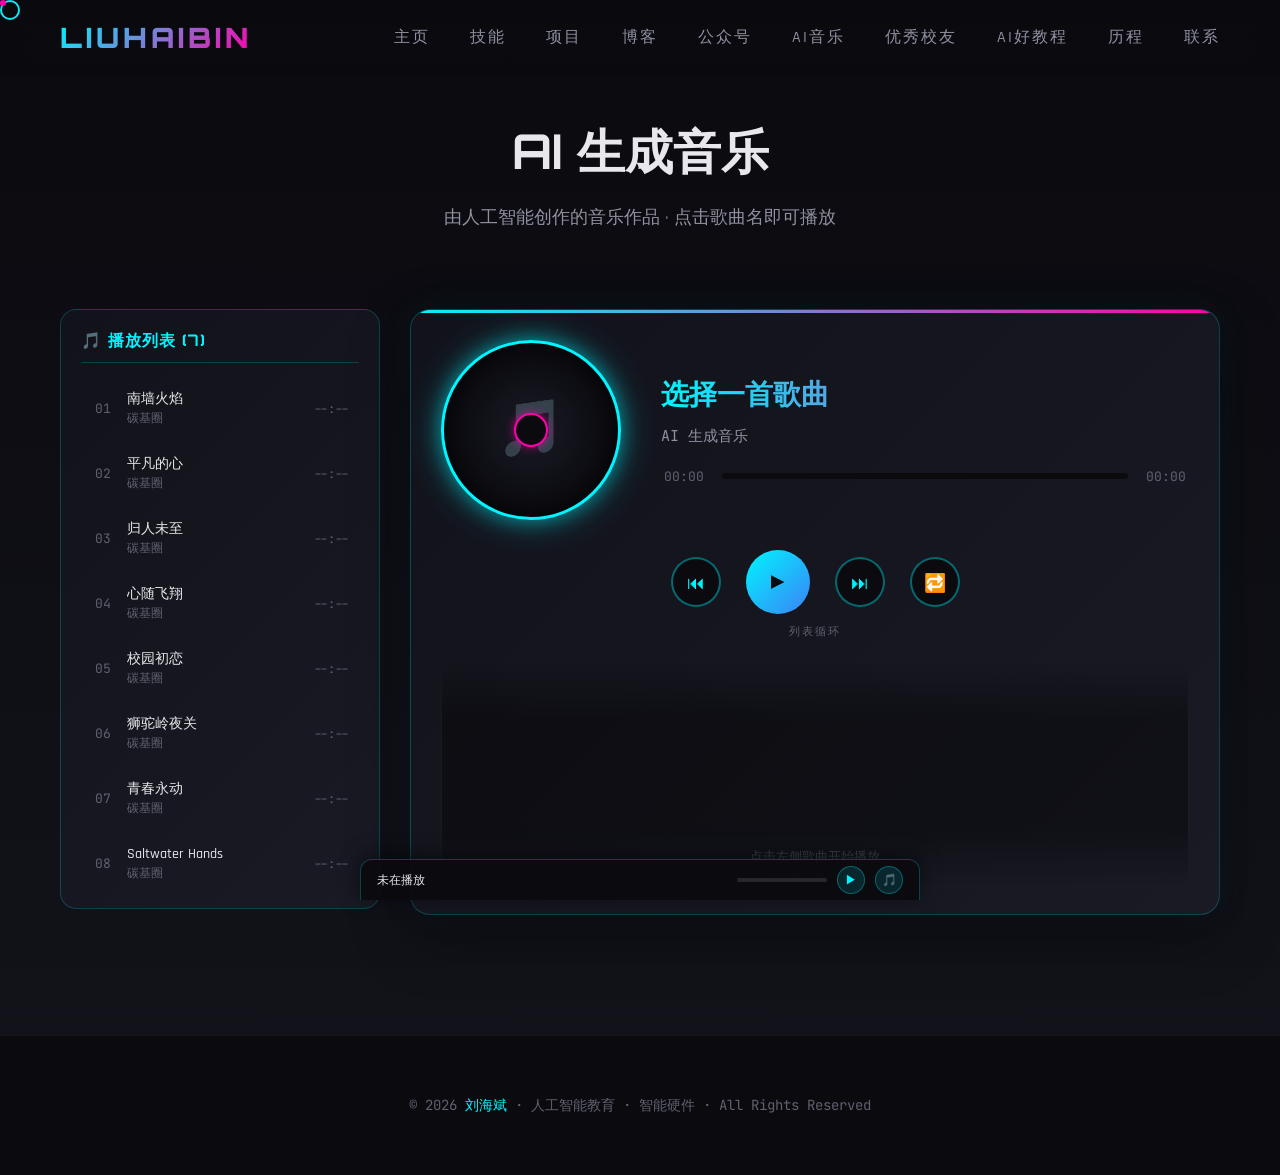
<file: ai_music.html>
<!DOCTYPE html>
<html lang="zh-CN">
<head>
    <meta charset="UTF-8">
    <meta name="viewport" content="width=device-width, initial-scale=1.0">
    <title>刘海斌 | AI音乐合集</title>
    <link href="https://fonts.googleapis.com/css2?family=Orbitron:wght@400;700;900&family=Rajdhani:wght@300;400;500;600;700&family=JetBrains+Mono:wght@300;400;500&display=swap" rel="stylesheet">
    <link rel="stylesheet" href="common.css">
    <style>
        /* AI音乐页面专用样式 */
        .ai-music-layout {
            display: grid;
            grid-template-columns: 320px 1fr;
            gap: 30px;
            max-width: 1200px;
            margin: 40px auto 0;
        }

        .ai-playlist {
            background: linear-gradient(135deg, var(--bg-secondary), var(--bg-tertiary));
            border: 1px solid rgba(0, 245, 255, 0.2);
            border-radius: 16px;
            padding: 20px;
            max-height: 600px;
            overflow-y: auto;
        }

        .ai-playlist::-webkit-scrollbar {
            width: 6px;
        }
        .ai-playlist::-webkit-scrollbar-thumb {
            background: rgba(0, 245, 255, 0.3);
            border-radius: 3px;
        }
        .ai-playlist::-webkit-scrollbar-track {
            background: transparent;
        }

        .playlist-title {
            font-family: 'Orbitron', sans-serif;
            font-size: 16px;
            font-weight: 700;
            color: var(--accent-cyan);
            margin-bottom: 15px;
            padding-bottom: 10px;
            border-bottom: 1px solid rgba(0, 245, 255, 0.2);
            letter-spacing: 1px;
        }

        .playlist-item {
            display: flex;
            align-items: center;
            gap: 12px;
            padding: 12px 10px;
            border-radius: 8px;
            cursor: pointer;
            transition: all 0.3s ease;
            margin-bottom: 4px;
        }

        .playlist-item:hover {
            background: rgba(0, 245, 255, 0.08);
        }

        .playlist-item.active {
            background: linear-gradient(90deg, rgba(0, 245, 255, 0.15), rgba(255, 0, 170, 0.1));
            border-left: 3px solid var(--accent-cyan);
        }

        .playlist-index {
            font-family: 'JetBrains Mono', monospace;
            font-size: 13px;
            color: var(--text-muted);
            width: 24px;
            text-align: center;
        }

        .playlist-item.active .playlist-index {
            color: var(--accent-cyan);
        }

        .playlist-info {
            flex: 1;
            min-width: 0;
        }

        .playlist-name {
            font-size: 14px;
            color: var(--text-primary);
            font-weight: 500;
            white-space: nowrap;
            overflow: hidden;
            text-overflow: ellipsis;
        }

        .playlist-item.active .playlist-name {
            color: var(--accent-cyan);
        }

        .playlist-artist {
            font-size: 12px;
            color: var(--text-muted);
            margin-top: 2px;
        }

        .playlist-duration {
            font-family: 'JetBrains Mono', monospace;
            font-size: 12px;
            color: var(--text-muted);
        }

        .ai-player-wrapper {
            background: linear-gradient(135deg, var(--bg-secondary), var(--bg-tertiary));
            border: 1px solid rgba(0, 245, 255, 0.2);
            border-radius: 20px;
            padding: 30px;
            position: relative;
            overflow: hidden;
            box-shadow: 0 20px 60px rgba(0, 0, 0, 0.4), 0 0 40px rgba(0, 245, 255, 0.05);
        }

        .ai-player-wrapper::before {
            content: '';
            position: absolute;
            top: 0;
            left: 0;
            right: 0;
            height: 3px;
            background: linear-gradient(90deg, var(--accent-cyan), var(--accent-magenta));
        }

        .ai-lyrics-full {
            max-height: 280px;
            overflow-y: auto;
            padding: 20px;
            background: rgba(0, 0, 0, 0.35);
            border-radius: 12px;
            border: 1px solid rgba(255, 255, 255, 0.05);
            margin-top: 20px;
            line-height: 2;
            font-size: 15px;
            color: var(--text-secondary);
            text-align: center;
            white-space: pre-wrap;
        }

        .ai-lyrics-full::-webkit-scrollbar {
            width: 6px;
        }
        .ai-lyrics-full::-webkit-scrollbar-thumb {
            background: rgba(0, 245, 255, 0.3);
            border-radius: 3px;
        }

        @media (max-width: 860px) {
            .ai-music-layout {
                grid-template-columns: 1fr;
            }
            .ai-playlist {
                max-height: 300px;
            }
        }
    </style>
</head>
<body>
    <canvas id="particles-canvas"></canvas>
    <div class="grid-overlay"></div>

    <div class="cursor"></div>
    <div class="cursor-dot"></div>

    <div class="main-container">
        <nav>
            <div class="logo">LIUHAIBIN</div>
            <ul class="nav-links">
                <li><a href="index.html">主页</a></li>
                <li><a href="skills.html">技能</a></li>
                <li><a href="projects.html">项目</a></li>
                <li><a href="blog.html">博客</a></li>
                <li><a href="wechat.html">公众号</a></li>
                <li><a href="ai_music.html">AI音乐</a></li>
                <li><a href="alumni.html">优秀校友</a></li>
                <li><a href="ai_tutorials.html">AI好教程</a></li>
                <li><a href="index.html#timeline">历程</a></li>
                <li><a href="index.html#contact">联系</a></li>
            </ul>
        </nav>

        <section class="section music-section" id="ai-music">
            <div class="section-header">
                <span class="section-tag">// AI音乐合集</span>
                <h2 class="section-title">AI 生成音乐</h2>
                <p class="section-subtitle">由人工智能创作的音乐作品 · 点击歌曲名即可播放</p>
            </div>

            <div class="ai-music-layout">
                <!-- 歌曲列表 -->
                <div class="ai-playlist" id="playlist">
                    <div class="playlist-title">🎵 播放列表 (7)</div>
                    <!-- 歌曲项由 JS 动态生成 -->
                </div>

                <!-- 播放器 -->
                <div class="ai-player-wrapper">
                    <div class="music-player-top">
                        <div class="music-disc" id="musicDisc">
                            <span class="music-disc-icon">🎵</span>
                        </div>
                        <div class="music-info">
                            <div class="music-title" id="musicTitle">选择一首歌曲</div>
                            <div class="music-artist" id="musicArtist">AI 生成音乐</div>
                            <div class="music-progress-wrap">
                                <span class="music-time" id="musicCurrent">00:00</span>
                                <div class="music-progress" id="musicProgress">
                                    <div class="music-progress-fill" id="musicFill"></div>
                                </div>
                                <span class="music-time" id="musicDuration">00:00</span>
                            </div>
                        </div>
                    </div>
                    <div class="music-controls">
                        <button class="music-btn" id="prevBtn" title="上一首">⏮</button>
                        <button class="music-btn play-btn" id="playBtn" title="播放/暂停">▶</button>
                        <button class="music-btn" id="nextBtn" title="下一首">⏭</button>
                        <button class="music-btn" id="modeBtn" title="切换播放模式">🔁</button>
                    </div>
                    <div class="music-mode-label" id="modeLabel">列表循环</div>

                    <!-- 歌词显示区域 -->
                    <div class="lyrics-container">
                        <div class="lyrics-list" id="lyricsList">
                            <div class="lyric-empty">点击左侧歌曲开始播放<br>歌词将在此处显示</div>
                        </div>
                    </div>
                </div>
            </div>
        </section>

        <footer>
            <p class="footer-text">
                © 2026 <a href="#">刘海斌</a> · 人工智能教育 · 智能硬件 · All Rights Reserved
            </p>
        </footer>
    </div>

    <script src="common.js"></script>
    <script src="ai_music.js"></script>
</body>
</html>
</file>
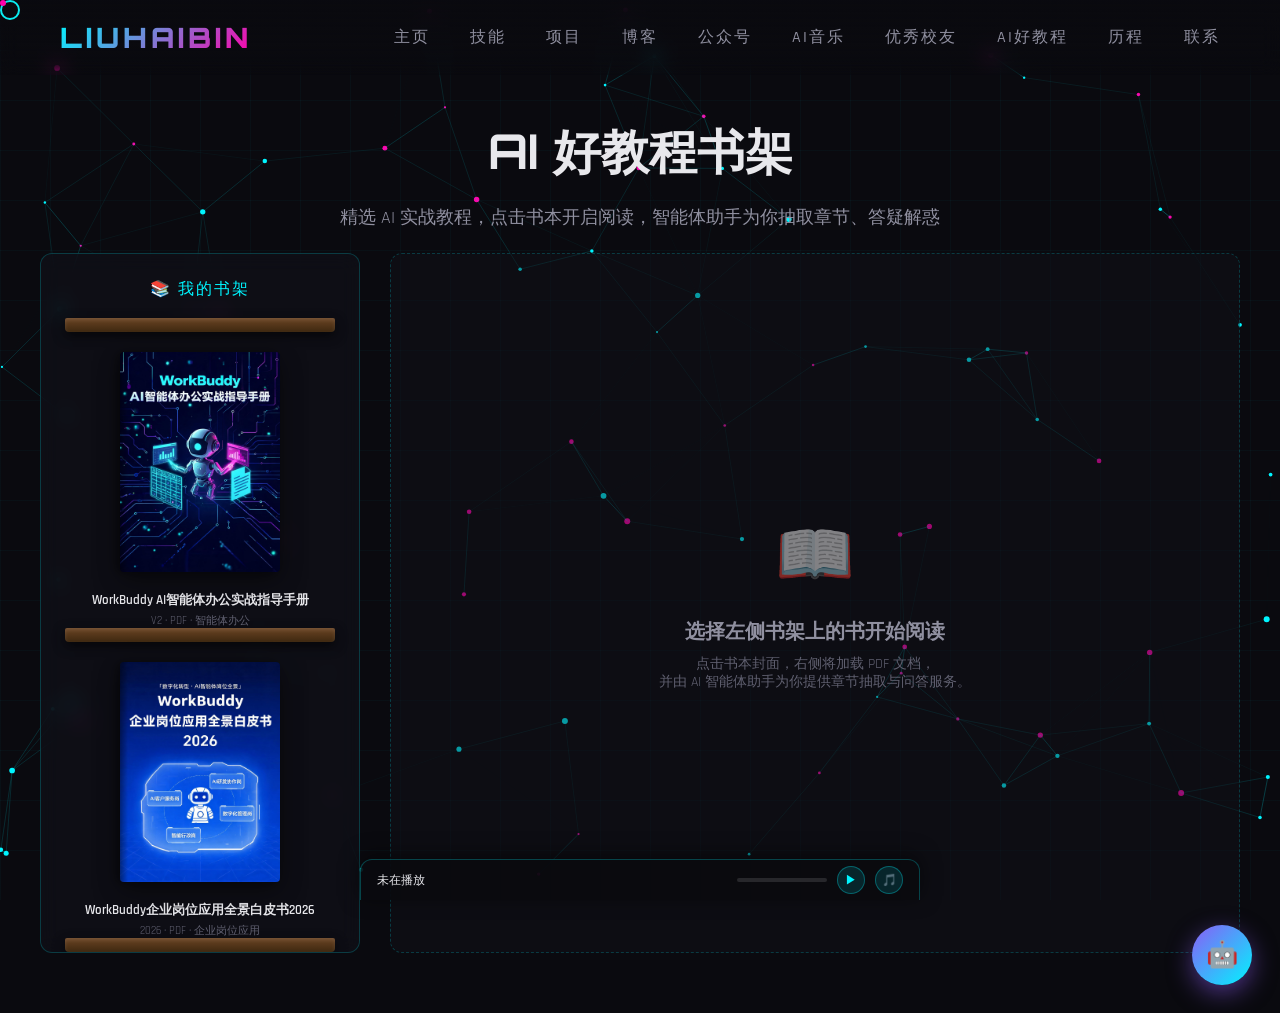
<file: ai_tutorials.html>
<!DOCTYPE html>
<html lang="zh-CN">
<head>
    <meta charset="UTF-8">
    <meta name="viewport" content="width=device-width, initial-scale=1.0">
    <title>刘海斌 | AI好教程</title>
    <link href="https://fonts.googleapis.com/css2?family=Orbitron:wght@400;700;900&family=Rajdhani:wght@300;400;500;600;700&family=JetBrains+Mono:wght@300;400;500&display=swap" rel="stylesheet">
    <link rel="stylesheet" href="common.css">
    <!-- 预提取的书籍文本（RAG 上下文），由 _extract_pdf.py 生成 -->
    <script src="AI好教程/workbuddy_text.js?v=1"></script>
    <script src="AI好教程/whitepaper_text.js?v=1"></script>
    <style>
        /* AI好教程 书架页面专用样式 */
        .tutorials-section {
            min-height: 100vh;
            padding: 120px 40px 60px;
            position: relative;
            z-index: 10;
        }

        .tutorials-layout {
            display: grid;
            grid-template-columns: 320px 1fr;
            gap: 30px;
            max-width: 1600px;
            margin: 0 auto;
            height: calc(100vh - 200px);
        }

        /* ===== 左侧书架 ===== */
        .bookshelf-panel {
            background: rgba(18, 18, 26, 0.6);
            border: 1px solid rgba(0, 245, 255, 0.2);
            border-radius: 12px;
            padding: 24px 16px;
            backdrop-filter: blur(10px);
            overflow-y: auto;
        }

        .shelf-title {
            font-family: 'Orbitron', sans-serif;
            font-size: 16px;
            color: var(--accent-cyan);
            letter-spacing: 2px;
            text-transform: uppercase;
            margin-bottom: 18px;
            text-align: center;
        }

        .shelf {
            position: relative;
            padding: 0 8px;
        }

        .shelf-board {
            height: 14px;
            background: linear-gradient(180deg, #6b4423 0%, #3e2810 100%);
            border-radius: 2px 2px 4px 4px;
            box-shadow: 0 4px 12px rgba(0, 0, 0, 0.6), inset 0 2px 4px rgba(255, 255, 255, 0.1);
            margin-bottom: 20px;
        }

        .book {
            width: 160px;
            height: 220px;
            margin: 0 auto 20px;
            position: relative;
            cursor: pointer;
            transition: transform 0.3s ease, box-shadow 0.3s ease;
            border-radius: 4px;
            overflow: hidden;
            box-shadow: 0 8px 24px rgba(0, 0, 0, 0.5), -4px 0 8px rgba(0, 0, 0, 0.3);
        }

        .book:hover {
            transform: translateY(-8px) scale(1.04);
            box-shadow: 0 16px 40px rgba(0, 245, 255, 0.3), 0 0 20px rgba(0, 245, 255, 0.2);
        }

        .book.active {
            box-shadow: 0 16px 40px rgba(0, 245, 255, 0.5), 0 0 30px rgba(0, 245, 255, 0.4);
            border: 2px solid var(--accent-cyan);
        }

        .book-cover {
            width: 100%;
            height: 100%;
            object-fit: cover;
            display: block;
        }

        .book-spine {
            position: absolute;
            left: 0; top: 0; bottom: 0;
            width: 8px;
            background: linear-gradient(90deg, rgba(0,0,0,0.4), transparent);
        }

        .book-info {
            text-align: center;
            margin-top: 8px;
        }

        .book-name {
            font-size: 13px;
            color: var(--text-primary);
            font-weight: 600;
            line-height: 1.3;
        }

        .book-meta {
            font-size: 11px;
            color: var(--text-muted);
            margin-top: 4px;
        }

        /* ===== 右侧内容区 ===== */
        .content-panel {
            display: flex;
            flex-direction: column;
            gap: 16px;
            min-height: 0;
        }

        .empty-state {
            flex: 1;
            display: flex;
            flex-direction: column;
            align-items: center;
            justify-content: center;
            background: rgba(18, 18, 26, 0.4);
            border: 1px dashed rgba(0, 245, 255, 0.2);
            border-radius: 12px;
            color: var(--text-muted);
            text-align: center;
            padding: 40px;
        }

        .empty-state .icon { font-size: 64px; margin-bottom: 20px; opacity: 0.5; }
        .empty-state h3 { color: var(--text-secondary); font-size: 20px; margin-bottom: 10px; }
        .empty-state p { font-size: 14px; }

        .reader-container {
            display: flex;
            flex-direction: column;
            height: 100%;
            min-height: 0;
        }

        /* PDF 阅读器 */
        .pdf-viewer {
            background: rgba(18, 18, 26, 0.6);
            border: 1px solid rgba(0, 245, 255, 0.2);
            border-radius: 12px;
            overflow: hidden;
            display: flex;
            flex-direction: column;
            min-height: 0;
        }

        .pdf-header {
            display: flex;
            align-items: center;
            justify-content: space-between;
            padding: 10px 16px;
            background: rgba(0, 245, 255, 0.08);
            border-bottom: 1px solid rgba(0, 245, 255, 0.15);
        }

        .pdf-title {
            font-family: 'JetBrains Mono', monospace;
            font-size: 13px;
            color: var(--accent-cyan);
            white-space: nowrap;
            overflow: hidden;
            text-overflow: ellipsis;
            max-width: 60%;
        }

        .pdf-tools { display: flex; gap: 8px; align-items: center; }

        .pdf-tools button {
            background: rgba(0, 245, 255, 0.1);
            border: 1px solid rgba(0, 245, 255, 0.3);
            color: var(--accent-cyan);
            padding: 4px 12px;
            border-radius: 4px;
            cursor: pointer;
            font-size: 12px;
            font-family: 'Rajdhani', sans-serif;
            transition: all 0.2s ease;
        }
        .pdf-tools button:hover { background: rgba(0, 245, 255, 0.25); }

        .pdf-frame {
            flex: 1;
            width: 100%;
            border: none;
            background: #fff;
        }

        .pdf-loading {
            position: absolute;
            inset: 50px 0 0 0;
            background: rgba(10, 10, 15, 0.9);
            display: flex;
            flex-direction: column;
            align-items: center;
            justify-content: center;
            gap: 16px;
            z-index: 5;
            color: var(--accent-cyan);
        }

        .pdf-loading-spinner {
            width: 48px;
            height: 48px;
            border: 4px solid rgba(0, 245, 255, 0.2);
            border-top-color: var(--accent-cyan);
            border-radius: 50%;
            animation: spin 0.9s linear infinite;
        }

        .pdf-loading-text {
            font-family: 'JetBrains Mono', monospace;
            font-size: 13px;
            letter-spacing: 1px;
        }

        @keyframes spin { to { transform: rotate(360deg); } }

        .pdf-viewer { position: relative; }

        /* ===== 智能体助手 ===== */
        .ai-assistant {
            background: rgba(18, 18, 26, 0.92);
            border: 1px solid rgba(139, 92, 246, 0.3);
            border-radius: 12px;
            display: flex;
            flex-direction: column;
            overflow: hidden;
            min-height: 0;
            height: 100%;
        }

        /* 悬浮按钮 */
        .ai-fab {
            position: fixed;
            right: 28px;
            bottom: 28px;
            width: 60px;
            height: 60px;
            border-radius: 50%;
            background: linear-gradient(135deg, var(--accent-purple), var(--accent-cyan));
            display: flex;
            align-items: center;
            justify-content: center;
            cursor: pointer;
            z-index: 9998;
            box-shadow: 0 8px 24px rgba(139, 92, 246, 0.5);
            transition: transform 0.25s ease, box-shadow 0.25s ease;
        }
        .ai-fab:hover {
            transform: scale(1.1);
            box-shadow: 0 12px 32px rgba(139, 92, 246, 0.7);
        }
        .ai-fab-icon { font-size: 26px; }
        .ai-fab-badge {
            position: absolute;
            top: -2px; right: -2px;
            min-width: 18px; height: 18px;
            padding: 0 5px;
            background: var(--accent-magenta);
            color: #fff;
            font-size: 11px;
            border-radius: 9px;
            display: flex;
            align-items: center;
            justify-content: center;
            font-family: 'JetBrains Mono', monospace;
        }

        /* 悬浮面板 */
        .ai-float-panel {
            position: fixed;
            right: 28px;
            bottom: 100px;
            width: 380px;
            height: 520px;
            z-index: 9999;
            display: none;
            box-shadow: 0 20px 60px rgba(0, 0, 0, 0.6), 0 0 30px rgba(139, 92, 246, 0.25);
            border-radius: 14px;
            overflow: hidden;
            animation: panelIn 0.25s ease;
        }
        .ai-float-panel.open { display: block; }
        @keyframes panelIn {
            from { opacity: 0; transform: translateY(20px) scale(0.96); }
            to { opacity: 1; transform: translateY(0) scale(1); }
        }

        .ai-close {
            margin-left: auto;
            background: transparent;
            border: none;
            color: var(--text-muted);
            font-size: 14px;
            cursor: pointer;
            padding: 4px 8px;
            border-radius: 4px;
            transition: all 0.2s;
        }
        .ai-close:hover { color: var(--accent-magenta); background: rgba(255,0,170,0.1); }

        .ai-header {
            display: flex;
            align-items: center;
            gap: 10px;
            padding: 10px 16px;
            background: rgba(139, 92, 246, 0.1);
            border-bottom: 1px solid rgba(139, 92, 246, 0.2);
        }

        .ai-avatar {
            width: 28px; height: 28px;
            border-radius: 50%;
            background: linear-gradient(135deg, var(--accent-purple), var(--accent-cyan));
            display: flex; align-items: center; justify-content: center;
            font-size: 14px;
        }

        .ai-title {
            font-family: 'Orbitron', sans-serif;
            font-size: 14px;
            color: var(--accent-purple);
            letter-spacing: 1px;
        }

        .ai-status {
            margin-left: auto;
            font-size: 11px;
            color: var(--text-muted);
            font-family: 'JetBrains Mono', monospace;
        }

        .ai-status.online { color: #00ff88; }
        .ai-status.online::before {
            content: '';
            display: inline-block;
            width: 6px; height: 6px;
            background: #00ff88;
            border-radius: 50%;
            margin-right: 5px;
            animation: statusBlink 1.5s infinite;
        }

        .ai-messages {
            flex: 1;
            overflow-y: auto;
            padding: 14px;
            display: flex;
            flex-direction: column;
            gap: 12px;
        }

        .msg { max-width: 85%; padding: 10px 14px; border-radius: 10px; font-size: 13px; line-height: 1.6; word-break: break-word; }
        .msg.user { align-self: flex-end; background: rgba(0, 245, 255, 0.15); border: 1px solid rgba(0, 245, 255, 0.3); color: var(--text-primary); }
        .msg.assistant { align-self: flex-start; background: rgba(139, 92, 246, 0.12); border: 1px solid rgba(139, 92, 246, 0.3); color: var(--text-primary); }
        .msg.system { align-self: center; background: rgba(255,255,255,0.04); color: var(--text-muted); font-size: 11px; max-width: 90%; text-align: center; }

        .msg.assistant .thinking { font-size: 11px; color: var(--text-muted); margin-bottom: 6px; font-style: italic; }

        /* Markdown 渲染样式 */
        .msg.assistant h1, .msg.assistant h2, .msg.assistant h3 { margin: 8px 0 4px; line-height: 1.3; }
        .msg.assistant h1 { font-size: 16px; color: #c4b5fd; }
        .msg.assistant h2 { font-size: 15px; color: #a78bfa; }
        .msg.assistant h3 { font-size: 14px; color: #8b5cf6; }
        .msg.assistant p { margin: 4px 0; }
        .msg.assistant ul, .msg.assistant ol { margin: 4px 0 4px 18px; padding: 0; }
        .msg.assistant li { margin: 2px 0; }
        .msg.assistant code { background: rgba(0,0,0,0.35); padding: 1px 5px; border-radius: 4px; font-family: 'JetBrains Mono', monospace; font-size: 12px; color: #00f5ff; }
        .msg.assistant pre { background: rgba(0,0,0,0.45); padding: 8px 12px; border-radius: 6px; overflow-x: auto; margin: 6px 0; }
        .msg.assistant pre code { background: none; padding: 0; color: #e8e8ec; }
        .msg.assistant a { color: #00f5ff; text-decoration: underline; }
        .msg.assistant blockquote { border-left: 3px solid #8b5cf6; padding-left: 10px; margin: 4px 0; color: var(--text-secondary); }
        .msg.assistant strong { color: #c4b5fd; }

        .ai-input-area {
            display: flex;
            gap: 8px;
            padding: 10px 14px;
            border-top: 1px solid rgba(139, 92, 246, 0.2);
            background: rgba(0,0,0,0.2);
        }

        .ai-input {
            flex: 1;
            background: rgba(0,0,0,0.3);
            border: 1px solid rgba(139, 92, 246, 0.3);
            border-radius: 6px;
            padding: 8px 12px;
            color: var(--text-primary);
            font-family: 'Rajdhani', sans-serif;
            font-size: 13px;
            outline: none;
            resize: none;
        }
        .ai-input:focus { border-color: var(--accent-purple); box-shadow: 0 0 8px rgba(139,92,246,0.3); }

        .ai-send {
            background: linear-gradient(135deg, var(--accent-purple), var(--accent-cyan));
            border: none;
            color: #fff;
            padding: 0 18px;
            border-radius: 6px;
            cursor: pointer;
            font-family: 'Orbitron', sans-serif;
            font-size: 12px;
            letter-spacing: 1px;
            transition: opacity 0.2s;
        }
        .ai-send:hover { opacity: 0.85; }
        .ai-send:disabled { opacity: 0.4; cursor: not-allowed; }

        .typing-dots span {
            display: inline-block;
            width: 6px; height: 6px;
            background: var(--accent-purple);
            border-radius: 50%;
            margin: 0 2px;
            animation: typing 1.4s infinite;
        }
        .typing-dots span:nth-child(2) { animation-delay: 0.2s; }
        .typing-dots span:nth-child(3) { animation-delay: 0.4s; }
        @keyframes typing { 0%, 60%, 100% { transform: translateY(0); opacity: 0.4; } 30% { transform: translateY(-5px); opacity: 1; } }

        .chapter-btns { display: flex; flex-wrap: wrap; gap: 6px; padding: 0 14px 10px; }
        .chapter-btn {
            background: rgba(0,245,255,0.08);
            border: 1px solid rgba(0,245,255,0.25);
            color: var(--accent-cyan);
            padding: 4px 10px;
            border-radius: 12px;
            font-size: 11px;
            cursor: pointer;
            font-family: 'JetBrains Mono', monospace;
            transition: all 0.2s;
        }
        .chapter-btn:hover { background: rgba(0,245,255,0.2); }

        @media (max-width: 900px) {
            .tutorials-layout { grid-template-columns: 1fr; height: auto; }
            .reader-container { min-height: 500px; }
            .ai-float-panel { width: calc(100vw - 32px); right: 16px; left: 16px; height: 60vh; }
        }
    </style>
</head>
<body>
    <canvas id="particles-canvas"></canvas>
    <div class="grid-overlay"></div>

    <div class="cursor"></div>
    <div class="cursor-dot"></div>

    <div class="main-container">
        <nav>
            <div class="logo">LIUHAIBIN</div>
            <ul class="nav-links">
                <li><a href="index.html">主页</a></li>
                <li><a href="skills.html">技能</a></li>
                <li><a href="projects.html">项目</a></li>
                <li><a href="blog.html">博客</a></li>
                <li><a href="wechat.html">公众号</a></li>
                <li><a href="ai_music.html">AI音乐</a></li>
                <li><a href="alumni.html">优秀校友</a></li>
                <li><a href="ai_tutorials.html">AI好教程</a></li>
                <li><a href="index.html#timeline">历程</a></li>
                <li><a href="index.html#contact">联系</a></li>
            </ul>
        </nav>

        <section class="section tutorials-section" id="tutorials">
            <div class="section-header" style="margin-bottom: 24px;">
                <span class="section-tag">// AI好教程</span>
                <h2 class="section-title">AI 好教程书架</h2>
                <p class="section-subtitle">精选 AI 实战教程，点击书本开启阅读，智能体助手为你抽取章节、答疑解惑</p>
            </div>

            <div class="tutorials-layout">
                <!-- 左侧书架 -->
                <div class="bookshelf-panel">
                    <div class="shelf-title">📚 我的书架</div>
                    <div class="shelf">
                        <div class="shelf-board"></div>
                        <div class="book" data-book="workbuddy">
                            <img class="book-cover" src="AI好教程/WorkBuddy封面.jpg" alt="WorkBuddy AI智能体办公实战指导手册">
                            <div class="book-spine"></div>
                        </div>
                        <div class="book-info">
                            <div class="book-name">WorkBuddy AI智能体办公实战指导手册</div>
                            <div class="book-meta">V2 · PDF · 智能体办公</div>
                        </div>
                        <div class="shelf-board"></div>
                        <div class="book" data-book="whitepaper">
                            <img class="book-cover" src="AI好教程/白皮书封面.jpg" alt="WorkBuddy企业岗位应用全景白皮书2026">
                            <div class="book-spine"></div>
                        </div>
                        <div class="book-info">
                            <div class="book-name">WorkBuddy企业岗位应用全景白皮书2026</div>
                            <div class="book-meta">2026 · PDF · 企业岗位应用</div>
                        </div>
                        <div class="shelf-board"></div>
                    </div>
                </div>

                <!-- 右侧内容 -->
                <div class="content-panel">
                    <div class="empty-state" id="emptyState">
                        <div class="icon">📖</div>
                        <h3>选择左侧书架上的书开始阅读</h3>
                        <p>点击书本封面，右侧将加载 PDF 文档，<br>并由 AI 智能体助手为你提供章节抽取与问答服务。</p>
                    </div>

                    <div class="reader-container" id="readerContainer" style="display:none;">
                        <!-- PDF 阅读器（右侧仅此区域） -->
                        <div class="pdf-viewer">
                            <div class="pdf-header">
                                <div class="pdf-title" id="pdfTitle">WorkBuddy AI智能体办公实战指导手册_V2.pdf</div>
                                <div class="pdf-tools">
                                    <button id="fullscreenBtn">⛶ 全屏</button>
                                    <button id="newTabBtn">↗ 新窗口</button>
                                </div>
                            </div>
                            <div class="pdf-loading" id="pdfLoading">
                                <div class="pdf-loading-spinner"></div>
                                <div class="pdf-loading-text">PDF 加载中…</div>
                            </div>
                            <iframe class="pdf-frame" id="pdfFrame" src="" title="PDF阅读器" onload="document.getElementById('pdfLoading').style.display='none'"></iframe>
                        </div>
                    </div>
                </div>
            </div>

            <!-- 悬浮智能体助手 -->
            <div class="ai-fab" id="aiFab" title="AI 智能体助手">
                <span class="ai-fab-icon">🤖</span>
                <span class="ai-fab-badge" id="aiFabBadge" style="display:none;"></span>
            </div>

            <div class="ai-float-panel" id="aiFloatPanel">
                <div class="ai-assistant">
                    <div class="ai-header">
                        <div class="ai-avatar">🤖</div>
                        <div class="ai-title">Agnes 智能体助手</div>
                        <div class="ai-status online" id="aiStatus">在线</div>
                        <button class="ai-close" id="aiClose" title="关闭">✕</button>
                    </div>
                    <div class="ai-messages" id="aiMessages"></div>
                    <div class="chapter-btns" id="chapterBtns"></div>
                    <div class="ai-input-area">
                        <textarea class="ai-input" id="aiInput" rows="1" placeholder="向智能体提问，例如：第三章讲了什么？如何用WorkBuddy处理表格？"></textarea>
                        <button class="ai-send" id="aiSend">发送</button>
                    </div>
                </div>
            </div>
        </section>
    </div>

    <script src="common.js"></script>
    <script>
    /* ========== AI好教程 书架 + 智能体助手 ========== */
    (function () {
        const AGNES_API = 'https://apihub.agnes-ai.com/v1/chat/completions';
        const AGNES_KEY = 'sk-ZBiXZWj163saZNZ5X6RiTAgPZBWZLdb13L8TZydt2NadIxiX';
        const AGNES_MODEL = 'agnes-2.5-flash';

        // 书籍数据
        const books = {
            workbuddy: {
                title: 'WorkBuddy AI智能体办公实战指导手册',
                file: 'AI好教程/WorkBuddy AI智能体办公实战指导手册_V2.pdf',
                desc: 'WorkBuddy AI智能体办公实战指导手册，涵盖AI智能体在办公场景（文档、表格、演示、邮件、自动化）中的实战应用。',
                textData: window.WORKBUDDY_BOOK
            },
            whitepaper: {
                title: 'WorkBuddy企业岗位应用全景白皮书2026',
                file: 'AI好教程/WorkBuddy企业岗位应用全景白皮书2026.pdf',
                desc: 'WorkBuddy企业岗位应用全景白皮书，系统阐述AI智能体在企业各岗位场景中的落地路径、应用模式与价值分析。',
                textData: window.WHITEPAPER_BOOK
            }
        };

        let currentBook = null;
        let bookFullText = '';     // 书籍全文（预提取）
        let bookChunks = [];       // 书籍分块（用于 RAG 检索）
        let chatHistory = [];      // 对话历史
        let isLoading = false;

        const emptyState = document.getElementById('emptyState');
        const readerContainer = document.getElementById('readerContainer');
        const pdfFrame = document.getElementById('pdfFrame');
        const pdfTitle = document.getElementById('pdfTitle');
        const aiMessages = document.getElementById('aiMessages');
        const aiInput = document.getElementById('aiInput');
        const aiSend = document.getElementById('aiSend');
        const aiStatus = document.getElementById('aiStatus');
        const chapterBtns = document.getElementById('chapterBtns');

        // 点击书本
        document.querySelectorAll('.book').forEach(bookEl => {
            bookEl.addEventListener('click', () => {
                const id = bookEl.dataset.book;
                openBook(id);
            });
        });

        function openBook(id) {
            const book = books[id];
            if (!book) return;
            currentBook = id;

            document.querySelectorAll('.book').forEach(b => b.classList.toggle('active', b.dataset.book === id));
            emptyState.style.display = 'none';
            readerContainer.style.display = 'grid';

            pdfTitle.textContent = book.file.split('/').pop();
            const pdfLoading = document.getElementById('pdfLoading');
            // 懒加载 PDF：仅在打开书本时设置 src，避免页面初始加载阻塞
            if (pdfFrame.dataset.loaded !== book.file) {
                pdfLoading.style.display = 'flex';
                pdfFrame.src = book.file;
                pdfFrame.dataset.loaded = book.file;
            } else {
                pdfLoading.style.display = 'none';
            }

            // 清空对话并初始化（直接使用预提取文本，无需运行时解析）
            chatHistory = [];
            aiMessages.innerHTML = '';
            chapterBtns.innerHTML = '';

            const bookData = book.textData;
            if (bookData && bookData.fullText) {
                bookFullText = bookData.fullText;
                bookChunks = bookData.chunks || [];
                setStatus('在线', true);
                appendSystemMsg(`📄 《${book.title}》已就绪（共 ${bookData.totalPages} 页，约 ${bookData.charCount} 字）。可直接向我提问，或点击快捷问题。`);
            } else {
                bookFullText = '';
                bookChunks = [];
                setStatus('在线', true);
                appendSystemMsg('⚠️ 未找到书籍文本数据，但仍可基于书名进行问答。');
            }
            suggestQuickQuestions();
        }

        // 简易 RAG 检索：按关键词匹配分块，返回最相关的 topK 块文本
        function retrieveChunks(query, topK) {
            topK = topK || 4;
            if (!bookChunks.length) return '';
            // 提取查询中的中文词/关键词（按 2-3 字滑窗 + 标点切分）
            const tokens = query.replace(/[\s，。、！？；：,.!?;:"'()（）《》<>\[\]【】]/g, ' ')
                .split(/\s+/).filter(t => t.length > 1);
            const scored = bookChunks.map(ch => {
                let score = 0;
                const text = ch.text;
                tokens.forEach(t => { if (text.indexOf(t) !== -1) score += t.length; });
                return { ch, score };
            }).filter(x => x.score > 0).sort((a, b) => b.score - a.score).slice(0, topK);
            if (!scored.length) {
                // 无匹配则返回前几块作为兜底
                return bookChunks.slice(0, topK).map(c => `[第${c.page}页] ${c.text}`).join('\n\n');
            }
            return scored.map(x => `[第${x.ch.page}页] ${x.ch.text}`).join('\n\n');
        }

        // 快捷问题按钮
        function suggestQuickQuestions() {
            const qs = [
                '这本书的主要内容是什么？',
                '帮我列出所有章节标题',
                '书中有哪些核心观点？',
                '如何应用书中的方法到实际工作？'
            ];
            chapterBtns.innerHTML = '';
            qs.forEach(q => {
                const btn = document.createElement('button');
                btn.className = 'chapter-btn';
                btn.textContent = q;
                btn.onclick = () => { aiInput.value = q; sendMessage(); };
                chapterBtns.appendChild(btn);
            });
        }

        function setStatus(text, online) {
            aiStatus.textContent = text;
            aiStatus.className = 'ai-status' + (online ? ' online' : '');
        }

        // 轻量 Markdown 渲染器
        function renderMarkdown(src) {
            // 1. 转义 HTML
            let s = src.replace(/&/g, '&amp;').replace(/</g, '&lt;').replace(/>/g, '&gt;');

            // 2. 提取代码块（```...```），用占位符替换，最后还原
            const codeBlocks = [];
            s = s.replace(/```(\w*)\n?([\s\S]*?)```/g, (m, lang, code) => {
                codeBlocks.push('<pre><code>' + code.replace(/&amp;/g,'&').replace(/&lt;/g,'<').replace(/&gt;/g,'>') + '</code></pre>');
                return '\u0000CB' + (codeBlocks.length - 1) + '\u0000';
            });

            // 3. 按行处理块级元素
            const lines = s.split('\n');
            let out = [];
            let inList = false;
            let listType = '';
            let paragraph = [];

            function flushParagraph() {
                if (paragraph.length > 0) {
                    out.push('<p>' + paragraph.join('<br>') + '</p>');
                    paragraph = [];
                }
            }
            function closeList() {
                if (inList) { out.push('</' + listType + '>'); inList = false; listType = ''; }
            }

            for (let line of lines) {
                // 代码块占位符行
                if (/^\u0000CB\d+\u0000$/.test(line.trim())) {
                    flushParagraph(); closeList();
                    out.push(line.trim());
                    continue;
                }
                // 标题
                let hm = line.match(/^###\s+(.*)/);
                if (hm) { flushParagraph(); closeList(); out.push('<h3>' + inline(hm[1]) + '</h3>'); continue; }
                hm = line.match(/^##\s+(.*)/);
                if (hm) { flushParagraph(); closeList(); out.push('<h2>' + inline(hm[1]) + '</h2>'); continue; }
                hm = line.match(/^#\s+(.*)/);
                if (hm) { flushParagraph(); closeList(); out.push('<h1>' + inline(hm[1]) + '</h1>'); continue; }
                // 引用
                if (/^&gt;\s?/.test(line)) {
                    flushParagraph(); closeList();
                    out.push('<blockquote>' + inline(line.replace(/^&gt;\s?/, '')) + '</blockquote>');
                    continue;
                }
                // 无序列表
                let ulm = line.match(/^[-*]\s+(.*)/);
                if (ulm) {
                    flushParagraph();
                    if (!inList || listType !== 'ul') { closeList(); out.push('<ul>'); inList = true; listType = 'ul'; }
                    out.push('<li>' + inline(ulm[1]) + '</li>');
                    continue;
                }
                // 有序列表
                let olm = line.match(/^\d+[.)]\s+(.*)/);
                if (olm) {
                    flushParagraph();
                    if (!inList || listType !== 'ol') { closeList(); out.push('<ol>'); inList = true; listType = 'ol'; }
                    out.push('<li>' + inline(olm[1]) + '</li>');
                    continue;
                }
                // 空行 → 段落分隔
                if (line.trim() === '') {
                    flushParagraph(); closeList();
                    continue;
                }
                closeList();
                paragraph.push(inline(line));
            }
            flushParagraph(); closeList();

            // 4. 还原代码块
            let result = out.join('\n');
            result = result.replace(/\u0000CB(\d+)\u0000/g, (m, i) => codeBlocks[parseInt(i)]);

            return result;

            // 行内格式
            function inline(t) {
                return t
                    .replace(/\*\*([^*]+)\*\*/g, '<strong>$1</strong>')
                    .replace(/`([^`]+)`/g, '<code>$1</code>')
                    .replace(/\[([^\]]+)\]\(([^)]+)\)/g, '<a href="$2" target="_blank" rel="noopener">$1</a>');
            }
        }

        function appendMsg(role, text, thinking) {
            const div = document.createElement('div');
            div.className = 'msg ' + role;
            let html = '';
            if (thinking) html += `<div class="thinking">${thinking}</div>`;
            // 智能体回复渲染 markdown，用户消息纯文本
            if (role === 'assistant') {
                html += renderMarkdown(text);
            } else {
                html += text.replace(/&/g,'&amp;').replace(/</g,'&lt;').replace(/>/g,'&gt;').replace(/\n/g, '<br>');
            }
            div.innerHTML = html;
            aiMessages.appendChild(div);
            aiMessages.scrollTop = aiMessages.scrollHeight;
            return div;
        }

        function appendSystemMsg(text) {
            const div = document.createElement('div');
            div.className = 'msg system';
            div.textContent = text;
            aiMessages.appendChild(div);
            aiMessages.scrollTop = aiMessages.scrollHeight;
        }

        function appendTyping() {
            const div = document.createElement('div');
            div.className = 'msg assistant';
            div.innerHTML = '<div class="typing-dots"><span></span><span></span><span></span></div>';
            aiMessages.appendChild(div);
            aiMessages.scrollTop = aiMessages.scrollHeight;
            return div;
        }

        // 发送消息到 Agnes API
        async function sendMessage() {
            const q = aiInput.value.trim();
            if (!q || isLoading) return;
            aiInput.value = '';
            appendMsg('user', q);
            chatHistory.push({ role: 'user', content: q });
            isLoading = true;
            aiSend.disabled = true;
            const typingEl = appendTyping();

            // RAG：根据用户问题检索最相关的书籍分块作为上下文
            const book = books[currentBook];
            const retrieved = retrieveChunks(q, 5);
            const context = retrieved || bookFullText.slice(0, 6000);

            const systemPrompt = `你是《${book.title}》的智能助教。请严格基于下面提供的书籍内容（RAG检索结果）回答用户问题，帮助用户快速抽取章节信息、定位知识点、解答疑问。回答要准确、简洁、有结构，并尽量标注出处页码。如果检索内容中找不到明确答案，请如实说明，不要编造。\n\n【书籍简介】${book.desc}\n\n【检索到的书籍内容】\n${context}`;

            const messages = [{ role: 'system', content: systemPrompt }].concat(chatHistory);

            try {
                const res = await fetch(AGNES_API, {
                    method: 'POST',
                    headers: {
                        'Authorization': 'Bearer ' + AGNES_KEY,
                        'Content-Type': 'application/json'
                    },
                    body: JSON.stringify({
                        model: AGNES_MODEL,
                        messages: messages,
                        temperature: 0.5,
                        max_tokens: 1500
                    })
                });

                if (!res.ok) {
                    const errText = await res.text();
                    throw new Error(`API ${res.status}: ${errText.slice(0, 200)}`);
                }

                const data = await res.json();
                const answer = data.choices && data.choices[0] && data.choices[0].message
                    ? data.choices[0].message.content
                    : '（未获取到回复）';

                typingEl.remove();
                appendMsg('assistant', answer);
                if (window.__notifyAssistantReply) window.__notifyAssistantReply();
                chatHistory.push({ role: 'assistant', content: answer });
            } catch (e) {
                typingEl.remove();
                appendMsg('assistant', '❌ 智能体调用失败：' + e.message);
                console.error(e);
            } finally {
                isLoading = false;
                aiSend.disabled = false;
                aiInput.focus();
            }
        }

        aiSend.addEventListener('click', sendMessage);
        aiInput.addEventListener('keydown', e => {
            if (e.key === 'Enter' && !e.shiftKey) {
                e.preventDefault();
                sendMessage();
            }
        });

        // 自适应输入框高度
        aiInput.addEventListener('input', () => {
            aiInput.style.height = 'auto';
            aiInput.style.height = Math.min(aiInput.scrollHeight, 80) + 'px';
        });

        // PDF 工具按钮
        document.getElementById('fullscreenBtn').addEventListener('click', () => {
            if (pdfFrame.requestFullscreen) pdfFrame.requestFullscreen();
            else if (pdfFrame.webkitRequestFullscreen) pdfFrame.webkitRequestFullscreen();
        });
        document.getElementById('newTabBtn').addEventListener('click', () => {
            if (currentBook) window.open(books[currentBook].file, '_blank');
        });

        // 悬浮面板开关
        const aiFab = document.getElementById('aiFab');
        const aiFloatPanel = document.getElementById('aiFloatPanel');
        const aiClose = document.getElementById('aiClose');
        aiFab.addEventListener('click', () => {
            aiFloatPanel.classList.toggle('open');
        });
        aiClose.addEventListener('click', () => {
            aiFloatPanel.classList.remove('open');
        });

        // 点击悬浮按钮时清除未读红点
        aiFab.addEventListener('click', () => {
            document.getElementById('aiFabBadge').style.display = 'none';
        });

        // 供 sendMessage 调用：面板关闭时收到新回复显示红点
        window.__notifyAssistantReply = function () {
            if (!aiFloatPanel.classList.contains('open')) {
                const badge = document.getElementById('aiFabBadge');
                badge.style.display = 'flex';
                badge.textContent = '1';
            }
        };
    })();
    </script>
</body>
</html>
</file>
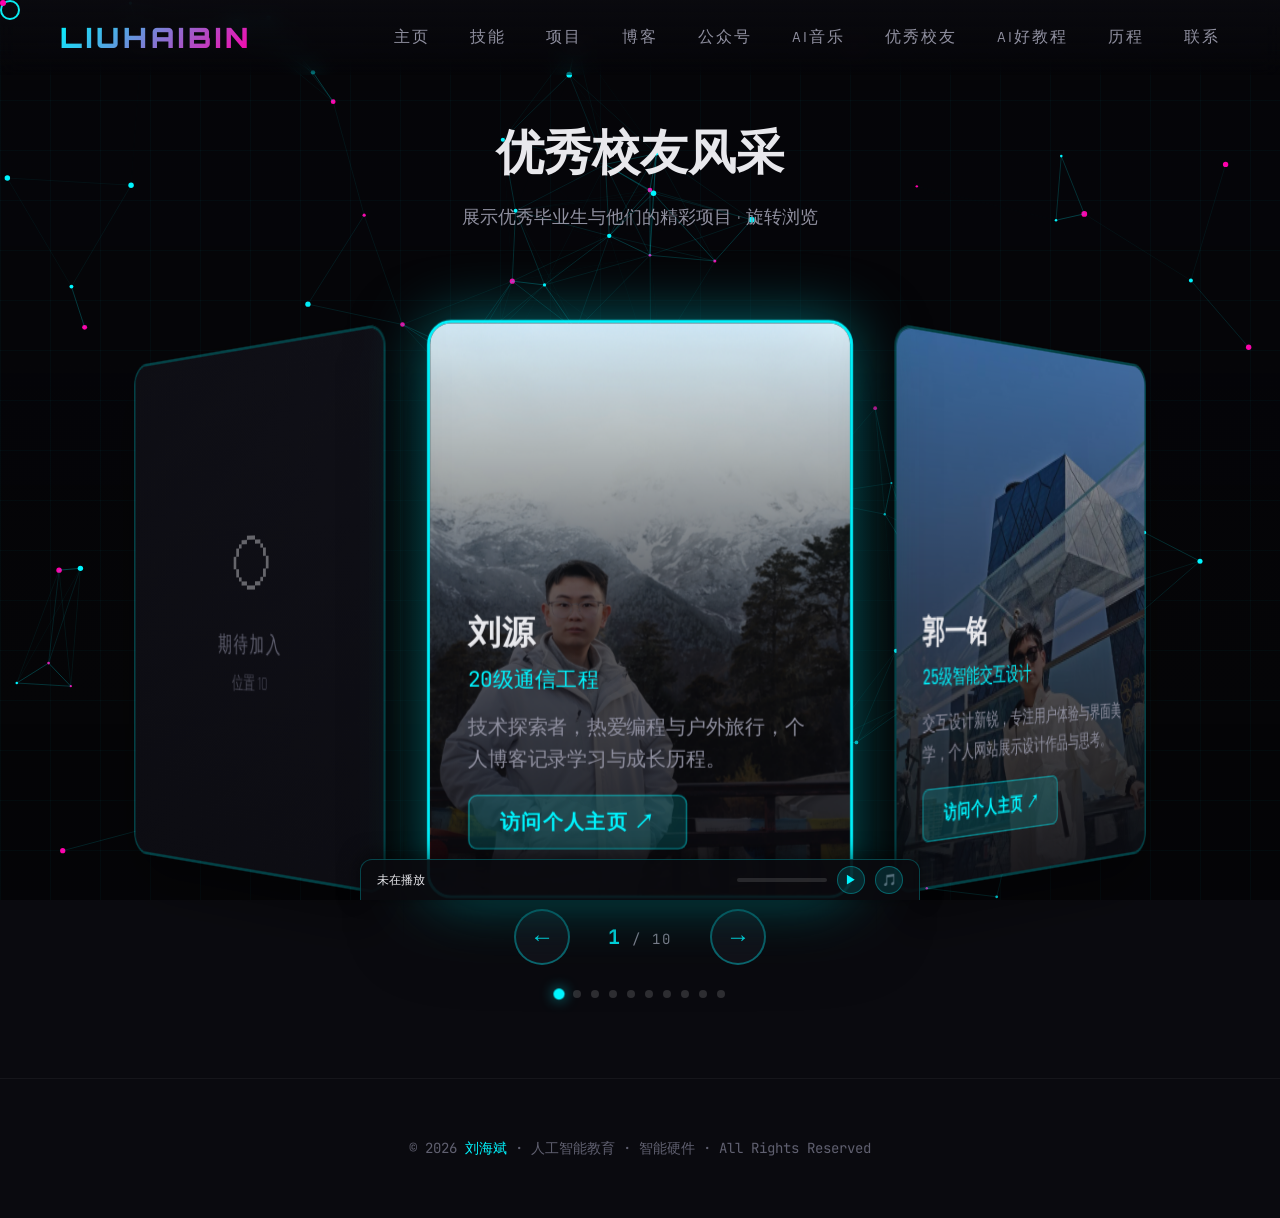
<file: alumni.html>
<!DOCTYPE html>
<html lang="zh-CN">
<head>
    <meta charset="UTF-8">
    <meta name="viewport" content="width=device-width, initial-scale=1.0">
    <title>刘海斌 | 优秀校友及项目</title>
    <link href="https://fonts.googleapis.com/css2?family=Orbitron:wght@400;700;900&family=Rajdhani:wght@300;400;500;600;700&family=JetBrains+Mono:wght@300;400;500&display=swap" rel="stylesheet">
    <link rel="stylesheet" href="common.css">
    <style>
        /* 优秀校友页面专用样式 */
        .alumni-bg {
            position: fixed;
            top: 0;
            left: 0;
            width: 100%;
            height: 100%;
            background: url("https://aka.doubaocdn.com/s/p2NHNrwf3Y") center/cover no-repeat;
            z-index: 0;
            filter: brightness(0.35);
        }

        .alumni-bg::after {
            content: '';
            position: absolute;
            inset: 0;
            background: linear-gradient(180deg, rgba(10,10,15,0.6) 0%, rgba(10,10,15,0.85) 100%);
        }

        /* 鼠标聚光灯效果：滑过处背景图变清晰，带平滑插值 */
        .alumni-bg-spotlight {
            position: fixed;
            top: 0;
            left: 0;
            width: 100%;
            height: 100%;
            background: url("https://aka.doubaocdn.com/s/p2NHNrwf3Y") center/cover no-repeat;
            z-index: 1;
            filter: brightness(1);
            -webkit-mask-image: radial-gradient(circle 70px at var(--mx, 50%) var(--my, 50%), rgba(0,0,0,1) 0%, rgba(0,0,0,0.7) 50%, rgba(0,0,0,0) 100%);
            mask-image: radial-gradient(circle 70px at var(--mx, 50%) var(--my, 50%), rgba(0,0,0,1) 0%, rgba(0,0,0,0.7) 50%, rgba(0,0,0,0) 100%);
            pointer-events: none;
        }

        .alumni-section {
            min-height: 100vh;
            padding: 120px 60px 80px;
            position: relative;
            z-index: 10;
            display: flex;
            flex-direction: column;
            align-items: center;
        }

        /* 3D 环形旋转容器 */
        .ring-stage {
            width: 100%;
            height: 520px;
            margin-top: 40px;
            position: relative;
            display: flex;
            align-items: center;
            justify-content: center;
            perspective: 1400px;
        }

        .ring-container {
            position: relative;
            width: 280px;
            height: 380px;
            transform-style: preserve-3d;
            transition: transform 0.6s cubic-bezier(0.25, 0.46, 0.45, 0.94);
        }

        .ring-card {
            position: absolute;
            top: 0;
            left: 0;
            width: 280px;
            height: 380px;
            border-radius: 16px;
            overflow: hidden;
            backface-visibility: hidden;
            border: 2px solid rgba(0, 245, 255, 0.25);
            box-shadow: 0 15px 50px rgba(0, 0, 0, 0.5);
            transition: border-color 0.4s ease, box-shadow 0.4s ease;
            cursor: pointer;
        }

        .ring-card.active-card {
            border-color: var(--accent-cyan);
            box-shadow: 0 0 40px rgba(0, 245, 255, 0.4), 0 15px 50px rgba(0, 0, 0, 0.6);
        }

        .ring-card-bg {
            position: absolute;
            inset: 0;
            background-size: cover;
            background-position: center;
        }

        .ring-card-overlay {
            position: absolute;
            inset: 0;
            background: linear-gradient(180deg, rgba(10,10,15,0.3) 0%, rgba(10,10,15,0.7) 60%, rgba(10,10,15,0.92) 100%);
            display: flex;
            flex-direction: column;
            justify-content: flex-end;
            padding: 30px 25px;
            transition: background 0.4s ease;
        }

        .ring-card.active-card .ring-card-overlay {
            background: linear-gradient(180deg, rgba(0,245,255,0.05) 0%, rgba(10,10,15,0.65) 50%, rgba(10,10,15,0.9) 100%);
        }

        .ring-card-name {
            font-family: 'Orbitron', sans-serif;
            font-size: 22px;
            font-weight: 700;
            color: var(--text-primary);
            margin-bottom: 6px;
        }

        .ring-card-info {
            font-size: 14px;
            color: var(--accent-cyan);
            font-family: 'JetBrains Mono', monospace;
            margin-bottom: 12px;
        }

        .ring-card-desc {
            font-size: 13px;
            color: var(--text-secondary);
            line-height: 1.6;
        }

        .ring-card-link {
            display: inline-flex;
            align-items: center;
            gap: 6px;
            margin-top: 12px;
            padding: 8px 20px;
            background: rgba(0, 245, 255, 0.15);
            border: 1px solid rgba(0, 245, 255, 0.4);
            border-radius: 6px;
            color: var(--accent-cyan);
            font-size: 13px;
            font-weight: 600;
            text-decoration: none;
            letter-spacing: 1px;
            text-transform: uppercase;
            transition: all 0.3s ease;
            width: fit-content;
        }

        .ring-card-link:hover {
            background: var(--accent-cyan);
            color: var(--bg-primary);
            box-shadow: var(--glow-cyan);
        }

        /* 空位卡片 */
        .ring-card-empty .ring-card-bg {
            background: linear-gradient(135deg, var(--bg-secondary), var(--bg-tertiary));
        }

        .ring-card-empty .ring-card-overlay {
            background: linear-gradient(180deg, rgba(10,10,15,0.5) 0%, rgba(10,10,15,0.8) 100%);
            align-items: center;
            justify-content: center;
        }

        .ring-card-empty .ring-card-placeholder {
            text-align: center;
        }

        .ring-card-empty .ring-card-placeholder-icon {
            font-size: 48px;
            margin-bottom: 15px;
            opacity: 0.4;
        }

        .ring-card-empty .ring-card-placeholder-text {
            font-family: 'Orbitron', sans-serif;
            font-size: 16px;
            color: var(--text-muted);
            letter-spacing: 2px;
        }

        .ring-card-empty .ring-card-placeholder-sub {
            font-size: 13px;
            color: var(--text-muted);
            margin-top: 8px;
            opacity: 0.7;
        }

        /* 导航箭头 */
        .ring-nav {
            display: flex;
            gap: 30px;
            margin-top: 40px;
            align-items: center;
        }

        .ring-arrow {
            width: 56px;
            height: 56px;
            border-radius: 50%;
            border: 2px solid rgba(0, 245, 255, 0.4);
            background: var(--bg-secondary);
            color: var(--accent-cyan);
            font-size: 24px;
            cursor: pointer;
            display: flex;
            align-items: center;
            justify-content: center;
            transition: all 0.3s ease;
        }

        .ring-arrow:hover {
            border-color: var(--accent-cyan);
            box-shadow: var(--glow-cyan);
            transform: scale(1.1);
        }

        .ring-position-label {
            font-family: 'JetBrains Mono', monospace;
            font-size: 14px;
            color: var(--text-secondary);
            letter-spacing: 2px;
            min-width: 80px;
            text-align: center;
        }

        .ring-position-label .current {
            color: var(--accent-cyan);
            font-size: 20px;
            font-weight: 700;
        }

        /* 底部指示器 */
        .ring-indicators {
            display: flex;
            gap: 10px;
            margin-top: 25px;
        }

        .ring-dot {
            width: 8px;
            height: 8px;
            border-radius: 50%;
            background: rgba(255, 255, 255, 0.15);
            cursor: pointer;
            transition: all 0.3s ease;
        }

        .ring-dot.active {
            background: var(--accent-cyan);
            box-shadow: 0 0 10px rgba(0, 245, 255, 0.6);
            transform: scale(1.4);
        }

        @media (max-width: 768px) {
            .alumni-section {
                padding: 100px 20px 60px;
            }
            .ring-stage {
                height: 420px;
            }
            .ring-container,
            .ring-card {
                width: 220px;
                height: 310px;
            }
            .ring-card-name {
                font-size: 18px;
            }
        }
    </style>
</head>
<body>
    <div class="alumni-bg"></div>
    <div class="alumni-bg-spotlight" id="spotlight"></div>
    <canvas id="particles-canvas"></canvas>
    <div class="grid-overlay"></div>

    <div class="cursor"></div>
    <div class="cursor-dot"></div>

    <div class="main-container">
        <nav>
            <div class="logo">LIUHAIBIN</div>
            <ul class="nav-links">
                <li><a href="index.html">主页</a></li>
                <li><a href="skills.html">技能</a></li>
                <li><a href="projects.html">项目</a></li>
                <li><a href="blog.html">博客</a></li>
                <li><a href="wechat.html">公众号</a></li>
                <li><a href="ai_music.html">AI音乐</a></li>
                <li><a href="alumni.html">优秀校友</a></li>
                <li><a href="ai_tutorials.html">AI好教程</a></li>
                <li><a href="index.html#timeline">历程</a></li>
                <li><a href="index.html#contact">联系</a></li>
            </ul>
        </nav>

        <section class="alumni-section" id="alumni">
            <div class="section-header">
                <span class="section-tag">// 优秀校友及项目</span>
                <h2 class="section-title">优秀校友风采</h2>
                <p class="section-subtitle">展示优秀毕业生与他们的精彩项目 · 旋转浏览</p>
            </div>

            <!-- 3D 环形旋转舞台 -->
            <div class="ring-stage">
                <div class="ring-container" id="ringContainer">
                    <!-- 卡片由 JS 动态生成 -->
                </div>
            </div>

            <!-- 导航控制 -->
            <div class="ring-nav">
                <button class="ring-arrow" id="ringPrev" title="上一个">&#8592;</button>
                <div class="ring-position-label">
                    <span class="current" id="ringCurrent">1</span> / 10
                </div>
                <button class="ring-arrow" id="ringNext" title="下一个">&#8594;</button>
            </div>

            <!-- 位置指示器 -->
            <div class="ring-indicators" id="ringIndicators"></div>
        </section>

        <footer>
            <p class="footer-text">
                © 2026 <a href="#">刘海斌</a> · 人工智能教育 · 智能硬件 · All Rights Reserved
            </p>
        </footer>
    </div>

    <script src="common.js"></script>
    <script>
        // 鼠标聚光灯：平滑插值跟随，实现流水般自然显示
        (function () {
            var spotlight = document.getElementById('spotlight');
            if (!spotlight) return;
            var targetX = window.innerWidth / 2;
            var targetY = window.innerHeight / 2;
            var curX = targetX, curY = targetY;

            document.addEventListener('mousemove', function (e) {
                targetX = e.clientX;
                targetY = e.clientY;
            });

            function animate() {
                // lerp插值：当前位置向目标位置平滑过渡
                curX += (targetX - curX) * 0.18;
                curY += (targetY - curY) * 0.18;
                spotlight.style.setProperty('--mx', curX + 'px');
                spotlight.style.setProperty('--my', curY + 'px');
                requestAnimationFrame(animate);
            }
            animate();
        })();
    </script>
    <script src="alumni.js?v=6"></script>
</body>
</html>
</file>
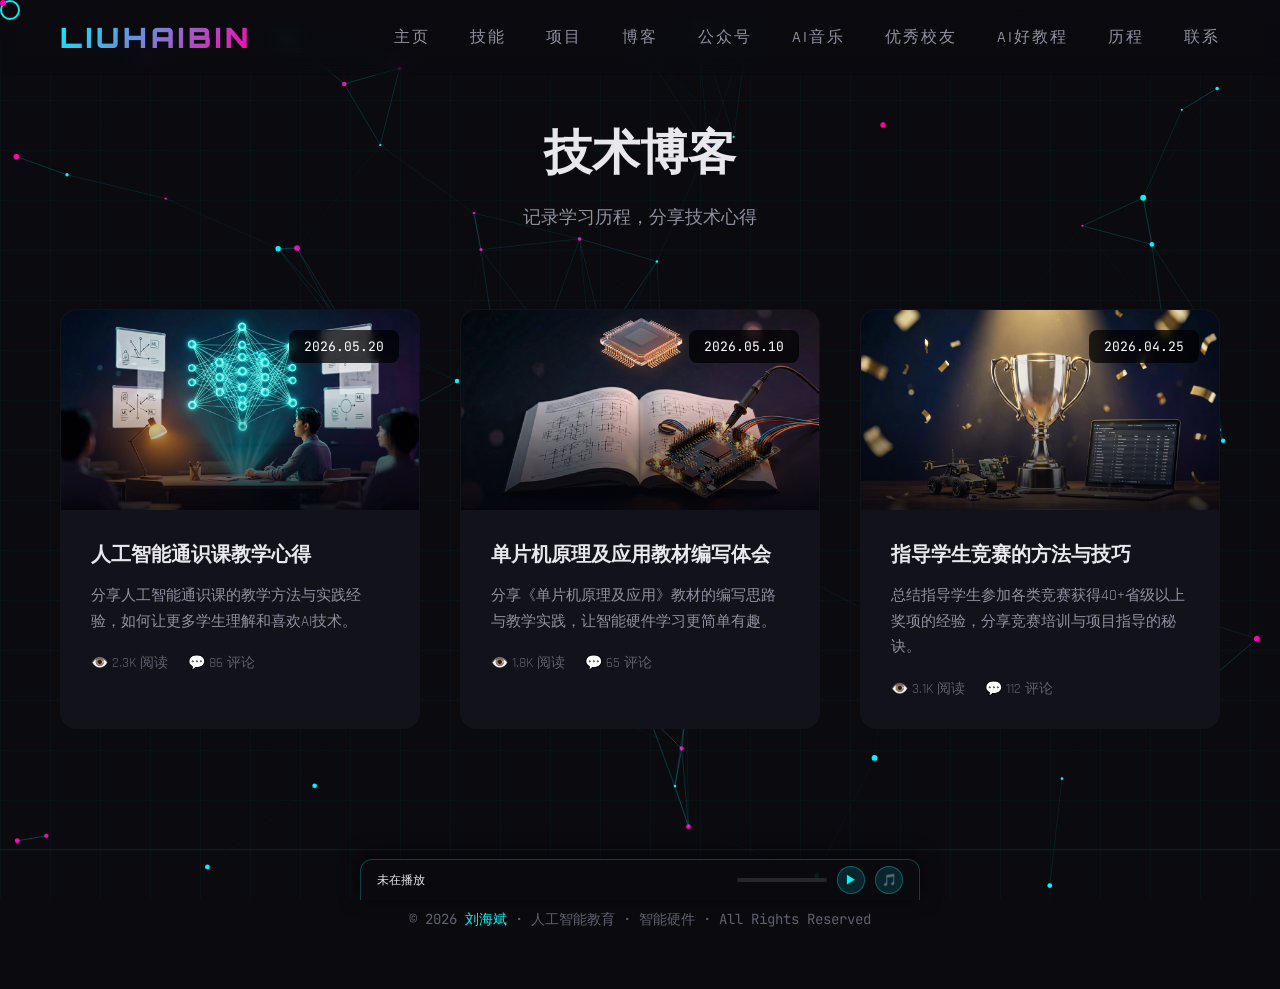
<file: blog.html>
<!DOCTYPE html>
<html lang="zh-CN">
<head>
    <meta charset="UTF-8">
    <meta name="viewport" content="width=device-width, initial-scale=1.0">
    <title>刘海斌 | 技术博客</title>
    <link href="https://fonts.googleapis.com/css2?family=Orbitron:wght@400;700;900&family=Rajdhani:wght@300;400;500;600;700&family=JetBrains+Mono:wght@300;400;500&display=swap" rel="stylesheet">
    <link rel="stylesheet" href="common.css">
</head>
<body>
    <canvas id="particles-canvas"></canvas>
    <div class="grid-overlay"></div>

    <div class="cursor"></div>
    <div class="cursor-dot"></div>

    <div class="main-container">
        <nav>
            <div class="logo">LIUHAIBIN</div>
            <ul class="nav-links">
                <li><a href="index.html">主页</a></li>
                <li><a href="skills.html">技能</a></li>
                <li><a href="projects.html">项目</a></li>
                <li><a href="blog.html">博客</a></li>
                <li><a href="wechat.html">公众号</a></li>
                <li><a href="ai_music.html">AI音乐</a></li>
                <li><a href="alumni.html">优秀校友</a></li>
                <li><a href="ai_tutorials.html">AI好教程</a></li>
                <li><a href="index.html#timeline">历程</a></li>
                <li><a href="index.html#contact">联系</a></li>
            </ul>
        </nav>
        <section class="section" id="blog">
            <div class="section-header">
                <span class="section-tag">// 技术分享</span>
                <h2 class="section-title">技术博客</h2>
                <p class="section-subtitle">记录学习历程，分享技术心得</p>
            </div>
            <div class="blog-grid">
                <div class="blog-card">
                    <div class="blog-image">
                        <span>🎓</span>
                        <span class="blog-date">2026.05.20</span>
                    </div>
                    <div class="blog-content">
                        <h3 class="blog-title">人工智能通识课教学心得</h3>
                        <p class="blog-excerpt">分享人工智能通识课的教学方法与实践经验，如何让更多学生理解和喜欢AI技术。</p>
                        <div class="blog-meta">
                            <span>👁️ 2.3K 阅读</span>
                            <span>💬 86 评论</span>
                        </div>
                    </div>
                </div>
                <div class="blog-card">
                    <div class="blog-image">
                        <span>📚</span>
                        <span class="blog-date">2026.05.10</span>
                    </div>
                    <div class="blog-content">
                        <h3 class="blog-title">单片机原理及应用教材编写体会</h3>
                        <p class="blog-excerpt">分享《单片机原理及应用》教材的编写思路与教学实践，让智能硬件学习更简单有趣。</p>
                        <div class="blog-meta">
                            <span>👁️ 1.8K 阅读</span>
                            <span>💬 65 评论</span>
                        </div>
                    </div>
                </div>
                <div class="blog-card">
                    <div class="blog-image">
                        <span>🏆</span>
                        <span class="blog-date">2026.04.25</span>
                    </div>
                    <div class="blog-content">
                        <h3 class="blog-title">指导学生竞赛的方法与技巧</h3>
                        <p class="blog-excerpt">总结指导学生参加各类竞赛获得40+省级以上奖项的经验，分享竞赛培训与项目指导的秘诀。</p>
                        <div class="blog-meta">
                            <span>👁️ 3.1K 阅读</span>
                            <span>💬 112 评论</span>
                        </div>
                    </div>
                </div>
            </div>
        </section>

        <footer>
            <p class="footer-text">
                © 2026 <a href="#">刘海斌</a> · 人工智能教育 · 智能硬件 · All Rights Reserved
            </p>
        </footer>
    </div>

    <script src="common.js"></script>
</body>
</html>
</file>
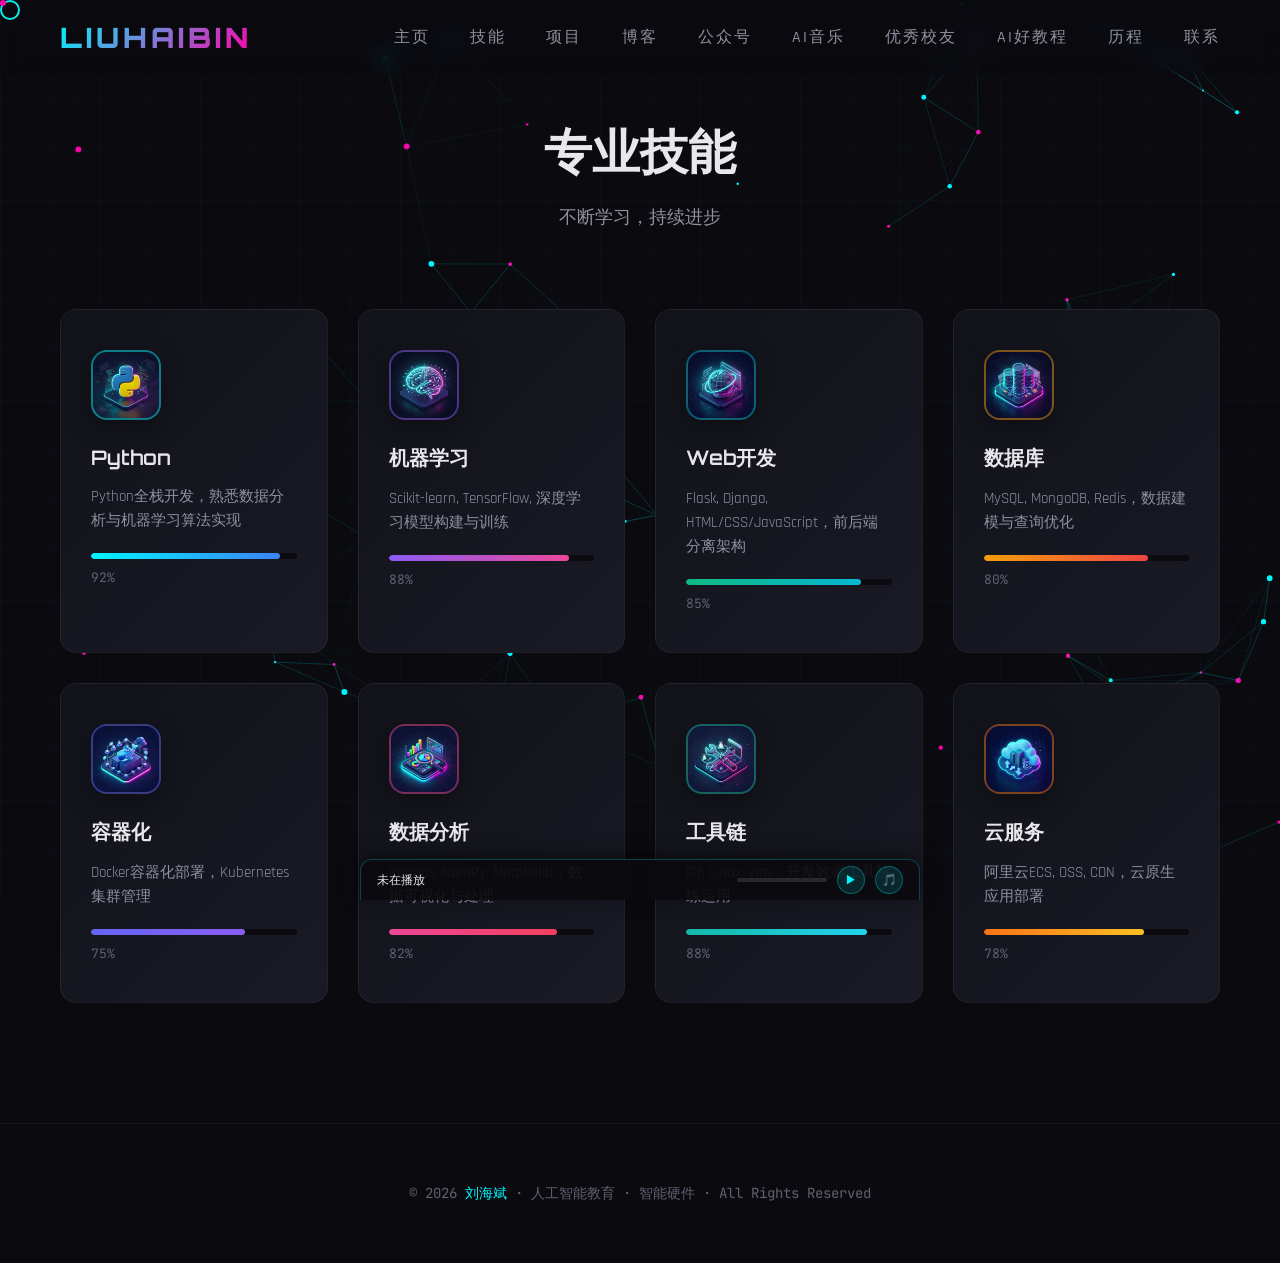
<file: skills.html>
<!DOCTYPE html>
<html lang="zh-CN">
<head>
    <meta charset="UTF-8">
    <meta name="viewport" content="width=device-width, initial-scale=1.0">
    <title>刘海斌 | 专业技能</title>
    <link href="https://fonts.googleapis.com/css2?family=Orbitron:wght@400;700;900&family=Rajdhani:wght@300;400;500;600;700&family=JetBrains+Mono:wght@300;400;500&display=swap" rel="stylesheet">
    <link rel="stylesheet" href="common.css">
</head>
<body>
    <canvas id="particles-canvas"></canvas>
    <div class="grid-overlay"></div>

    <div class="cursor"></div>
    <div class="cursor-dot"></div>

    <div class="main-container">
        <nav>
            <div class="logo">LIUHAIBIN</div>
            <ul class="nav-links">
                <li><a href="index.html">主页</a></li>
                <li><a href="skills.html">技能</a></li>
                <li><a href="projects.html">项目</a></li>
                <li><a href="blog.html">博客</a></li>
                <li><a href="wechat.html">公众号</a></li>
                <li><a href="ai_music.html">AI音乐</a></li>
                <li><a href="alumni.html">优秀校友</a></li>
                <li><a href="ai_tutorials.html">AI好教程</a></li>
                <li><a href="index.html#timeline">历程</a></li>
                <li><a href="index.html#contact">联系</a></li>
            </ul>
        </nav>
        <section class="section" id="skills">
            <div class="section-header">
                <span class="section-tag">// 技术栈</span>
                <h2 class="section-title">专业技能</h2>
                <p class="section-subtitle">不断学习，持续进步</p>
            </div>
            <div class="skills-grid">
                <div class="skill-card">
                    <div class="skill-icon"></div>
                    <h3 class="skill-name">Python</h3>
                    <p class="skill-desc">Python全栈开发，熟悉数据分析与机器学习算法实现</p>
                    <div class="skill-bar">
                        <div class="skill-progress" data-width="92"></div>
                    </div>
                    <div class="skill-percent">92%</div>
                </div>
                <div class="skill-card">
                    <div class="skill-icon"></div>
                    <h3 class="skill-name">机器学习</h3>
                    <p class="skill-desc">Scikit-learn, TensorFlow, 深度学习模型构建与训练</p>
                    <div class="skill-bar">
                        <div class="skill-progress" data-width="88"></div>
                    </div>
                    <div class="skill-percent">88%</div>
                </div>
                <div class="skill-card">
                    <div class="skill-icon"></div>
                    <h3 class="skill-name">Web开发</h3>
                    <p class="skill-desc">Flask, Django, HTML/CSS/JavaScript，前后端分离架构</p>
                    <div class="skill-bar">
                        <div class="skill-progress" data-width="85"></div>
                    </div>
                    <div class="skill-percent">85%</div>
                </div>
                <div class="skill-card">
                    <div class="skill-icon"></div>
                    <h3 class="skill-name">数据库</h3>
                    <p class="skill-desc">MySQL, MongoDB, Redis，数据建模与查询优化</p>
                    <div class="skill-bar">
                        <div class="skill-progress" data-width="80"></div>
                    </div>
                    <div class="skill-percent">80%</div>
                </div>
                <div class="skill-card">
                    <div class="skill-icon"></div>
                    <h3 class="skill-name">容器化</h3>
                    <p class="skill-desc">Docker容器化部署，Kubernetes集群管理</p>
                    <div class="skill-bar">
                        <div class="skill-progress" data-width="75"></div>
                    </div>
                    <div class="skill-percent">75%</div>
                </div>
                <div class="skill-card">
                    <div class="skill-icon"></div>
                    <h3 class="skill-name">数据分析</h3>
                    <p class="skill-desc">Pandas, NumPy, Matplotlib，数据可视化与处理</p>
                    <div class="skill-bar">
                        <div class="skill-progress" data-width="82"></div>
                    </div>
                    <div class="skill-percent">82%</div>
                </div>
                <div class="skill-card">
                    <div class="skill-icon"></div>
                    <h3 class="skill-name">工具链</h3>
                    <p class="skill-desc">Git, Linux, Vim，开发效率工具熟练运用</p>
                    <div class="skill-bar">
                        <div class="skill-progress" data-width="88"></div>
                    </div>
                    <div class="skill-percent">88%</div>
                </div>
                <div class="skill-card">
                    <div class="skill-icon"></div>
                    <h3 class="skill-name">云服务</h3>
                    <p class="skill-desc">阿里云ECS, OSS, CDN，云原生应用部署</p>
                    <div class="skill-bar">
                        <div class="skill-progress" data-width="78"></div>
                    </div>
                    <div class="skill-percent">78%</div>
                </div>
            </div>
        </section>

        <footer>
            <p class="footer-text">
                © 2026 <a href="#">刘海斌</a> · 人工智能教育 · 智能硬件 · All Rights Reserved
            </p>
        </footer>
    </div>

    <script src="common.js"></script>
</body>
</html>
</file>
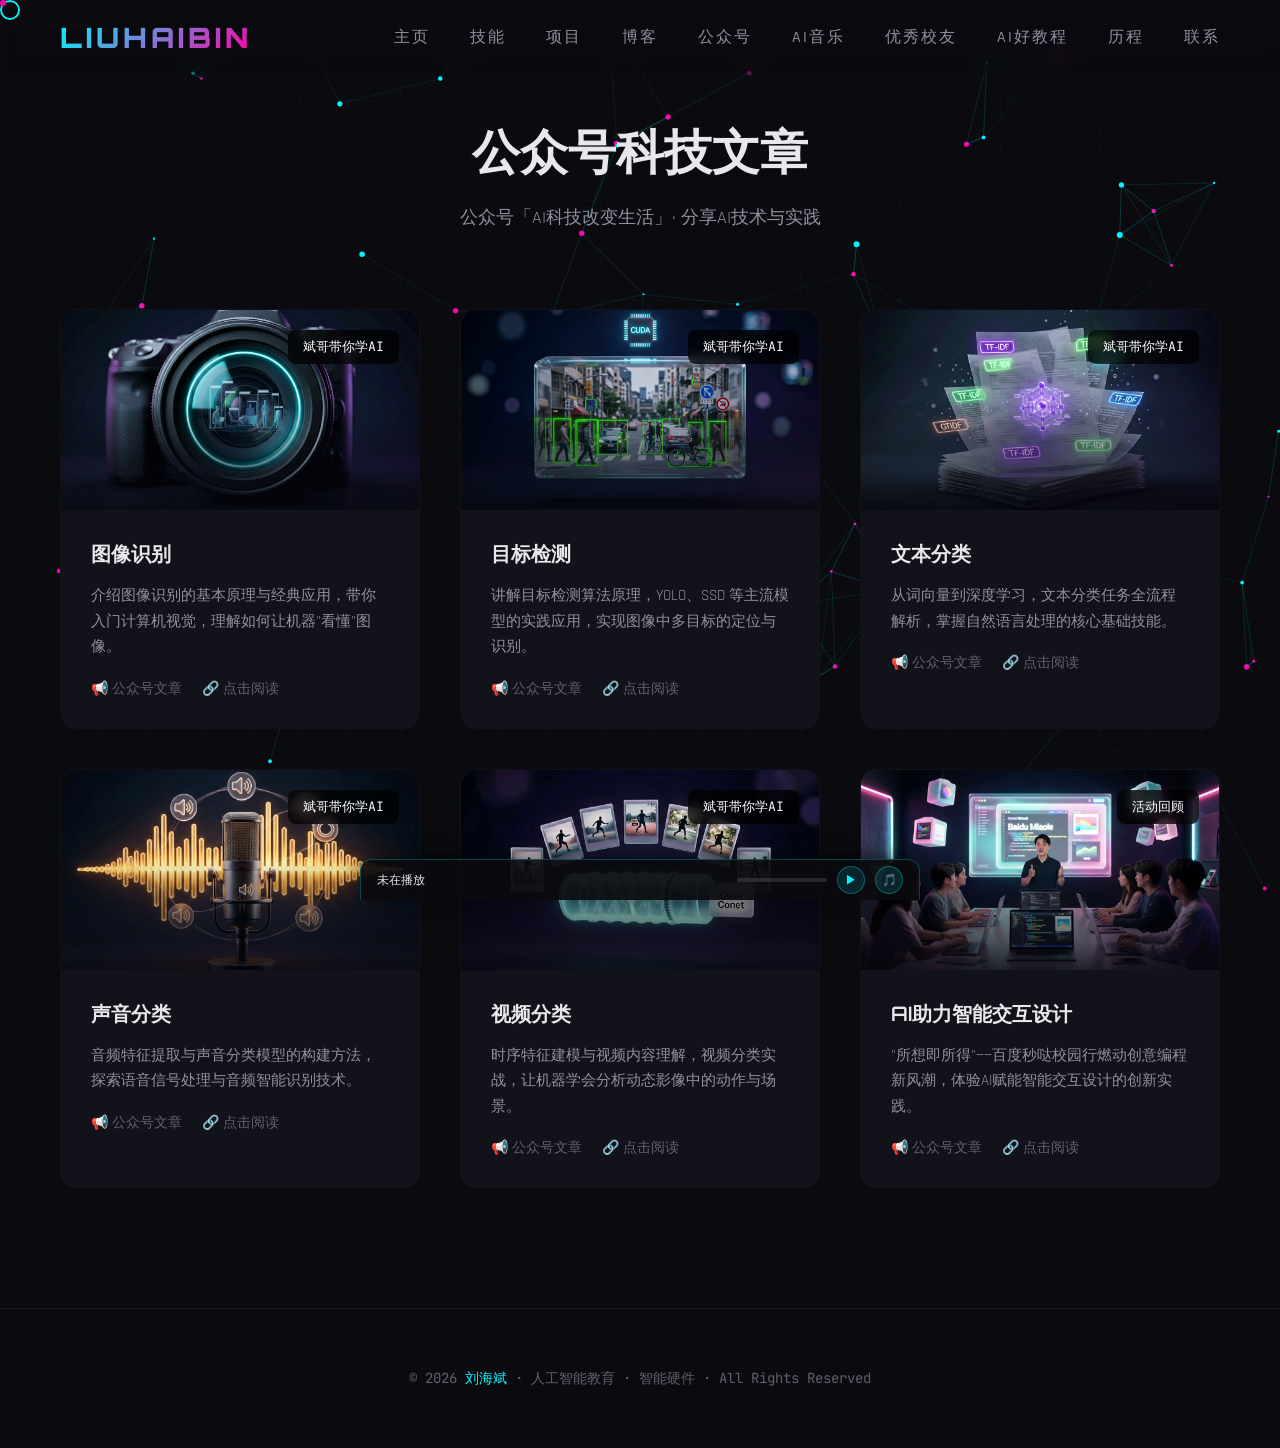
<file: wechat.html>
<!DOCTYPE html>
<html lang="zh-CN">
<head>
    <meta charset="UTF-8">
    <meta name="viewport" content="width=device-width, initial-scale=1.0">
    <title>刘海斌 | 公众号文章</title>
    <link href="https://fonts.googleapis.com/css2?family=Orbitron:wght@400;700;900&family=Rajdhani:wght@300;400;500;600;700&family=JetBrains+Mono:wght@300;400;500&display=swap" rel="stylesheet">
    <link rel="stylesheet" href="common.css">
</head>
<body>
    <canvas id="particles-canvas"></canvas>
    <div class="grid-overlay"></div>

    <div class="cursor"></div>
    <div class="cursor-dot"></div>

    <div class="main-container">
        <nav>
            <div class="logo">LIUHAIBIN</div>
            <ul class="nav-links">
                <li><a href="index.html">主页</a></li>
                <li><a href="skills.html">技能</a></li>
                <li><a href="projects.html">项目</a></li>
                <li><a href="blog.html">博客</a></li>
                <li><a href="wechat.html">公众号</a></li>
                <li><a href="ai_music.html">AI音乐</a></li>
                <li><a href="alumni.html">优秀校友</a></li>
                <li><a href="ai_tutorials.html">AI好教程</a></li>
                <li><a href="index.html#timeline">历程</a></li>
                <li><a href="index.html#contact">联系</a></li>
            </ul>
        </nav>
        <section class="section" id="wechat">
            <div class="section-header">
                <span class="section-tag">// 微信公众号</span>
                <h2 class="section-title">公众号科技文章</h2>
                <p class="section-subtitle">公众号「AI科技改变生活」· 分享AI技术与实践</p>
            </div>
            <div class="blog-grid">
                <a class="blog-card" href="https://mp.weixin.qq.com/s/JtTFQqK-MUc6TPAq4EWAYQ" target="_blank" rel="noopener">
                    <div class="blog-image">
                        <span>🖼️</span>
                        <span class="blog-date">斌哥带你学AI</span>
                    </div>
                    <div class="blog-content">
                        <h3 class="blog-title">图像识别</h3>
                        <p class="blog-excerpt">介绍图像识别的基本原理与经典应用，带你入门计算机视觉，理解如何让机器"看懂"图像。</p>
                        <div class="blog-meta">
                            <span>📢 公众号文章</span>
                            <span>🔗 点击阅读</span>
                        </div>
                    </div>
                </a>
                <a class="blog-card" href="https://mp.weixin.qq.com/s/LeXcLrIpaf-wwi6z0rQ5Aw" target="_blank" rel="noopener">
                    <div class="blog-image">
                        <span>🎯</span>
                        <span class="blog-date">斌哥带你学AI</span>
                    </div>
                    <div class="blog-content">
                        <h3 class="blog-title">目标检测</h3>
                        <p class="blog-excerpt">讲解目标检测算法原理，YOLO、SSD 等主流模型的实践应用，实现图像中多目标的定位与识别。</p>
                        <div class="blog-meta">
                            <span>📢 公众号文章</span>
                            <span>🔗 点击阅读</span>
                        </div>
                    </div>
                </a>
                <a class="blog-card" href="https://mp.weixin.qq.com/s/5h08mjmS_mM-0yz0j6dcKg" target="_blank" rel="noopener">
                    <div class="blog-image">
                        <span>📝</span>
                        <span class="blog-date">斌哥带你学AI</span>
                    </div>
                    <div class="blog-content">
                        <h3 class="blog-title">文本分类</h3>
                        <p class="blog-excerpt">从词向量到深度学习，文本分类任务全流程解析，掌握自然语言处理的核心基础技能。</p>
                        <div class="blog-meta">
                            <span>📢 公众号文章</span>
                            <span>🔗 点击阅读</span>
                        </div>
                    </div>
                </a>
                <a class="blog-card" href="https://mp.weixin.qq.com/s/5_LN0rRDHqhVkNOPkr_6Vg" target="_blank" rel="noopener">
                    <div class="blog-image">
                        <span>🎵</span>
                        <span class="blog-date">斌哥带你学AI</span>
                    </div>
                    <div class="blog-content">
                        <h3 class="blog-title">声音分类</h3>
                        <p class="blog-excerpt">音频特征提取与声音分类模型的构建方法，探索语音信号处理与音频智能识别技术。</p>
                        <div class="blog-meta">
                            <span>📢 公众号文章</span>
                            <span>🔗 点击阅读</span>
                        </div>
                    </div>
                </a>
                <a class="blog-card" href="https://mp.weixin.qq.com/s/SiIYF76ZACFLuuOsOtLDfw" target="_blank" rel="noopener">
                    <div class="blog-image">
                        <span>🎬</span>
                        <span class="blog-date">斌哥带你学AI</span>
                    </div>
                    <div class="blog-content">
                        <h3 class="blog-title">视频分类</h3>
                        <p class="blog-excerpt">时序特征建模与视频内容理解，视频分类实战，让机器学会分析动态影像中的动作与场景。</p>
                        <div class="blog-meta">
                            <span>📢 公众号文章</span>
                            <span>🔗 点击阅读</span>
                        </div>
                    </div>
                </a>
                <a class="blog-card" href="https://mp.weixin.qq.com/s/vf09V14pSJ1NhV_TbGzyag" target="_blank" rel="noopener">
                    <div class="blog-image">
                        <span>🚀</span>
                        <span class="blog-date">活动回顾</span>
                    </div>
                    <div class="blog-content">
                        <h3 class="blog-title">AI助力智能交互设计</h3>
                        <p class="blog-excerpt">"所想即所得"——百度秒哒校园行燃动创意编程新风潮，体验AI赋能智能交互设计的创新实践。</p>
                        <div class="blog-meta">
                            <span>📢 公众号文章</span>
                            <span>🔗 点击阅读</span>
                        </div>
                    </div>
                </a>
            </div>
        </section>

        <footer>
            <p class="footer-text">
                © 2026 <a href="#">刘海斌</a> · 人工智能教育 · 智能硬件 · All Rights Reserved
            </p>
        </footer>
    </div>

    <script src="common.js"></script>
</body>
</html>
</file>
<file: common.css>
:root {
            --bg-primary: #0a0a0f;
            --bg-secondary: #12121a;
            --bg-tertiary: #1a1a25;
            --accent-cyan: #00f5ff;
            --accent-magenta: #ff00aa;
            --accent-purple: #8b5cf6;
            --accent-blue: #3b82f6;
            --text-primary: #e8e8ec;
            --text-secondary: #9090a0;
            --text-muted: #606070;
            --glow-cyan: 0 0 20px rgba(0, 245, 255, 0.5), 0 0 40px rgba(0, 245, 255, 0.3);
            --glow-magenta: 0 0 20px rgba(255, 0, 170, 0.5), 0 0 40px rgba(255, 0, 170, 0.3);
        }

        * {
            margin: 0;
            padding: 0;
            box-sizing: border-box;
        }

        html {
            scroll-behavior: smooth;
        }

        body {
            font-family: 'Rajdhani', sans-serif;
            background: var(--bg-primary);
            color: var(--text-primary);
            overflow-x: hidden;
            cursor: none;
        }

        ::selection {
            background: var(--accent-cyan);
            color: var(--bg-primary);
        }

        ::-webkit-scrollbar {
            width: 8px;
        }

        ::-webkit-scrollbar-track {
            background: var(--bg-secondary);
        }

        ::-webkit-scrollbar-thumb {
            background: linear-gradient(180deg, var(--accent-cyan), var(--accent-magenta));
            border-radius: 4px;
        }

        #particles-canvas {
            position: fixed;
            top: 0;
            left: 0;
            width: 100%;
            height: 100%;
            z-index: 0;
            pointer-events: none;
        }

        .grid-overlay {
            position: fixed;
            top: 0;
            left: 0;
            width: 100%;
            height: 100%;
            background-image: 
                linear-gradient(rgba(0, 245, 255, 0.03) 1px, transparent 1px),
                linear-gradient(90deg, rgba(0, 245, 255, 0.03) 1px, transparent 1px);
            background-size: 50px 50px;
            z-index: 1;
            pointer-events: none;
        }

        .cursor {
            width: 20px;
            height: 20px;
            border: 2px solid var(--accent-cyan);
            border-radius: 50%;
            position: fixed;
            pointer-events: none;
            z-index: 9999;
            transition: transform 0.1s ease, border-color 0.3s ease;
            mix-blend-mode: difference;
        }

        .cursor-dot {
            width: 6px;
            height: 6px;
            background: var(--accent-magenta);
            border-radius: 50%;
            position: fixed;
            pointer-events: none;
            z-index: 9999;
            transition: transform 0.05s ease;
        }

        .cursor.hover {
            transform: scale(2);
            border-color: var(--accent-magenta);
        }

        .main-container {
            position: relative;
            z-index: 10;
        }

        nav {
            position: fixed;
            top: 0;
            left: 0;
            right: 0;
            padding: 20px 60px;
            display: flex;
            justify-content: space-between;
            align-items: center;
            z-index: 1000;
            background: linear-gradient(180deg, rgba(10, 10, 15, 0.95) 0%, transparent 100%);
            backdrop-filter: blur(10px);
        }

        .logo {
            font-family: 'Orbitron', sans-serif;
            font-size: 28px;
            font-weight: 900;
            background: linear-gradient(135deg, var(--accent-cyan), var(--accent-magenta));
            -webkit-background-clip: text;
            -webkit-text-fill-color: transparent;
            background-clip: text;
            letter-spacing: 4px;
            position: relative;
            animation: logoGlow 3s ease-in-out infinite;
        }

        @keyframes logoGlow {
            0%, 100% { filter: drop-shadow(0 0 10px rgba(0, 245, 255, 0.5)); }
            50% { filter: drop-shadow(0 0 20px rgba(255, 0, 170, 0.7)); }
        }

        .nav-links {
            display: flex;
            gap: 40px;
            list-style: none;
        }

        .nav-links a {
            color: var(--text-secondary);
            text-decoration: none;
            font-size: 16px;
            font-weight: 500;
            letter-spacing: 2px;
            text-transform: uppercase;
            position: relative;
            padding: 10px 0;
            transition: color 0.3s ease;
        }

        .nav-links a::after {
            content: '';
            position: absolute;
            bottom: 0;
            left: 0;
            width: 0;
            height: 2px;
            background: linear-gradient(90deg, var(--accent-cyan), var(--accent-magenta));
            transition: width 0.3s ease;
        }

        .nav-links a:hover {
            color: var(--text-primary);
        }

        .nav-links a:hover::after {
            width: 100%;
        }

        .hero {
            min-height: 100vh;
            display: flex;
            align-items: center;
            justify-content: center;
            padding: 120px 60px 80px;
            position: relative;
            overflow: hidden;
        }

        .hero-content {
            max-width: 1200px;
            width: 100%;
            display: grid;
            grid-template-columns: 1fr 1fr;
            gap: 80px;
            align-items: center;
        }

        .hero-text {
            opacity: 0;
            animation: fadeInUp 1s ease forwards;
            animation-delay: 0.5s;
        }

        @keyframes fadeInUp {
            from {
                opacity: 0;
                transform: translateY(50px);
            }
            to {
                opacity: 1;
                transform: translateY(0);
            }
        }

        .hero-badge {
            display: inline-flex;
            align-items: center;
            gap: 10px;
            padding: 8px 20px;
            background: rgba(0, 245, 255, 0.1);
            border: 1px solid rgba(0, 245, 255, 0.3);
            border-radius: 50px;
            font-family: 'JetBrains Mono', monospace;
            font-size: 13px;
            color: var(--accent-cyan);
            margin-bottom: 30px;
            animation: badgePulse 2s ease-in-out infinite;
        }

        @keyframes badgePulse {
            0%, 100% { box-shadow: 0 0 20px rgba(0, 245, 255, 0.2); }
            50% { box-shadow: 0 0 30px rgba(0, 245, 255, 0.4); }
        }

        .status-dot {
            width: 8px;
            height: 8px;
            background: #00ff88;
            border-radius: 50%;
            animation: statusBlink 1.5s ease-in-out infinite;
        }

        @keyframes statusBlink {
            0%, 100% { opacity: 1; }
            50% { opacity: 0.3; }
        }

        .hero-title {
            font-family: 'Orbitron', sans-serif;
            font-size: 52px;
            font-weight: 900;
            line-height: 1.1;
            margin-bottom: 20px;
            letter-spacing: -1px;
        }

        .hero-title .line1 {
            color: var(--text-primary);
        }

        .hero-title .line2 {
            background: linear-gradient(90deg, var(--accent-cyan), var(--accent-magenta));
            -webkit-background-clip: text;
            -webkit-text-fill-color: transparent;
            background-clip: text;
            position: relative;
        }

        .hero-title .line2::after {
            content: '';
            position: absolute;
            bottom: 5px;
            left: 0;
            width: 100%;
            height: 3px;
            background: linear-gradient(90deg, var(--accent-cyan), transparent);
        }

        .hero-subtitle {
            font-size: 20px;
            color: var(--text-secondary);
            margin-bottom: 40px;
            line-height: 1.6;
            font-weight: 400;
        }

        .typewriter {
            display: inline-block;
            overflow: hidden;
            border-right: 3px solid var(--accent-cyan);
            white-space: nowrap;
            animation: typing 3s steps(30) infinite, blink 0.8s step-end infinite;
        }

        @keyframes typing {
            0%, 100% { width: 0; }
            50%, 90% { width: 100%; }
        }

        @keyframes blink {
            50% { border-color: transparent; }
        }

        .hero-buttons {
            display: flex;
            gap: 20px;
            margin-top: 40px;
        }

        .btn {
            padding: 16px 40px;
            font-family: 'Rajdhani', sans-serif;
            font-size: 16px;
            font-weight: 600;
            letter-spacing: 2px;
            text-transform: uppercase;
            text-decoration: none;
            border-radius: 4px;
            transition: all 0.3s ease;
            position: relative;
            overflow: hidden;
        }

        .btn-primary {
            background: linear-gradient(135deg, var(--accent-cyan), var(--accent-blue));
            color: var(--bg-primary);
            border: none;
        }

        .btn-primary::before {
            content: '';
            position: absolute;
            top: 0;
            left: -100%;
            width: 100%;
            height: 100%;
            background: linear-gradient(90deg, transparent, rgba(255, 255, 255, 0.3), transparent);
            transition: left 0.5s ease;
        }

        .btn-primary:hover::before {
            left: 100%;
        }

        .btn-primary:hover {
            box-shadow: var(--glow-cyan);
            transform: translateY(-3px);
        }

        .btn-secondary {
            background: transparent;
            color: var(--text-primary);
            border: 2px solid var(--accent-magenta);
        }

        .btn-secondary:hover {
            background: rgba(255, 0, 170, 0.1);
            box-shadow: var(--glow-magenta);
            transform: translateY(-3px);
        }

        .hero-visual {
            position: relative;
            height: 500px;
            display: flex;
            align-items: center;
            justify-content: center;
            opacity: 0;
            animation: fadeInRight 1s ease forwards;
            animation-delay: 1s;
        }

        @keyframes fadeInRight {
            from {
                opacity: 0;
                transform: translateX(50px);
            }
            to {
                opacity: 1;
                transform: translateX(0);
            }
        }

        .avatar-container {
            position: relative;
            width: 300px;
            height: 300px;
        }

        .avatar-ring {
            position: absolute;
            border-radius: 50%;
            border: 2px solid transparent;
            animation: ringRotate 8s linear infinite;
        }

        .avatar-ring:nth-child(1) {
            width: 100%;
            height: 100%;
            border-top-color: var(--accent-cyan);
            border-bottom-color: var(--accent-cyan);
        }

        .avatar-ring:nth-child(2) {
            width: 85%;
            height: 85%;
            top: 7.5%;
            left: 7.5%;
            animation-duration: 6s;
            animation-direction: reverse;
            border-left-color: var(--accent-magenta);
            border-right-color: var(--accent-magenta);
        }

        .avatar-ring:nth-child(3) {
            width: 70%;
            height: 70%;
            top: 15%;
            left: 15%;
            animation-duration: 4s;
            border-top-color: var(--accent-purple);
            border-bottom-color: var(--accent-purple);
        }

        @keyframes ringRotate {
            from { transform: rotate(0deg); }
            to { transform: rotate(360deg); }
        }

        .avatar-core {
            position: absolute;
            width: 50%;
            height: 50%;
            top: 25%;
            left: 25%;
            border-radius: 50%;
            display: flex;
            align-items: center;
            justify-content: center;
            box-shadow: var(--glow-cyan);
            overflow: hidden;
            border: 3px solid var(--accent-cyan);
        }

        .avatar-core img {
            width: 100%;
            height: 100%;
            object-fit: cover;
        }

        .avatar-core-custom {
            position: absolute;
            width: 50%;
            height: 50%;
            top: 25%;
            left: 25%;
            border-radius: 50%;
            background: linear-gradient(135deg, #1a1a25, #0a0a0f);
            display: flex;
            align-items: center;
            justify-content: center;
            box-shadow: 0 0 20px rgba(0, 245, 255, 0.5), 0 0 40px rgba(0, 245, 255, 0.3);
            border: 3px solid #00f5ff;
            overflow: hidden;
        }

        .avatar-img {
            width: 100%;
            height: 100%;
            object-fit: cover;
        }

        .orbit {
            position: absolute;
            width: 100%;
            height: 100%;
            animation: orbitRotate 12s linear infinite;
        }

        .orbit-item {
            position: absolute;
            width: 12px;
            height: 12px;
            background: var(--accent-cyan);
            border-radius: 50%;
            box-shadow: var(--glow-cyan);
        }

        .orbit-item:nth-child(1) {
            top: 0;
            left: 50%;
            transform: translateX(-50%);
            background: var(--accent-cyan);
        }

        .orbit-item:nth-child(2) {
            top: 50%;
            right: 0;
            transform: translateY(-50%);
            background: var(--accent-magenta);
            box-shadow: var(--glow-magenta);
        }

        .orbit-item:nth-child(3) {
            bottom: 0;
            left: 50%;
            transform: translateX(-50%);
            background: var(--accent-purple);
        }

        .orbit-item:nth-child(4) {
            top: 50%;
            left: 0;
            transform: translateY(-50%);
            background: var(--accent-blue);
        }

        @keyframes orbitRotate {
            from { transform: rotate(0deg); }
            to { transform: rotate(360deg); }
        }

        .stats-bar {
            display: flex;
            gap: 60px;
            margin-top: 60px;
            padding-top: 40px;
            border-top: 1px solid rgba(255, 255, 255, 0.1);
        }

        .stat-item {
            text-align: center;
        }

        .stat-number {
            font-family: 'Orbitron', sans-serif;
            font-size: 42px;
            font-weight: 700;
            background: linear-gradient(135deg, var(--accent-cyan), var(--accent-magenta));
            -webkit-background-clip: text;
            -webkit-text-fill-color: transparent;
            background-clip: text;
        }

        .stat-label {
            font-size: 14px;
            color: var(--text-muted);
            text-transform: uppercase;
            letter-spacing: 2px;
            margin-top: 5px;
        }

        .section {
            padding: 120px 60px;
            position: relative;
        }

        .section-header {
            text-align: center;
            margin-bottom: 80px;
        }

        .section-tag {
            font-family: 'JetBrains Mono', monospace;
            font-size: 14px;
            color: var(--accent-cyan);
            letter-spacing: 4px;
            text-transform: uppercase;
            margin-bottom: 20px;
            display: none;
        }

        .section-title {
            font-family: 'Orbitron', sans-serif;
            font-size: 48px;
            font-weight: 700;
            margin-bottom: 20px;
        }

        .section-subtitle {
            font-size: 18px;
            color: var(--text-secondary);
            max-width: 600px;
            margin: 0 auto;
        }

        .skills-grid {
            display: grid;
            grid-template-columns: repeat(4, 1fr);
            gap: 30px;
            max-width: 1400px;
            margin: 0 auto;
        }

        .skill-card {
            background: linear-gradient(135deg, var(--bg-secondary), var(--bg-tertiary));
            border: 1px solid rgba(255, 255, 255, 0.05);
            border-radius: 16px;
            padding: 40px 30px;
            position: relative;
            overflow: hidden;
            transition: all 0.4s ease;
            cursor: pointer;
        }

        .skill-card::before {
            content: '';
            position: absolute;
            top: 0;
            left: 0;
            right: 0;
            height: 3px;
            background: linear-gradient(90deg, var(--accent-cyan), var(--accent-magenta));
            transform: scaleX(0);
            transition: transform 0.4s ease;
        }

        .skill-card:hover::before {
            transform: scaleX(1);
        }

        .skill-card:hover {
            transform: translateY(-10px);
            border-color: rgba(0, 245, 255, 0.3);
            box-shadow: 0 20px 40px rgba(0, 0, 0, 0.3);
        }

        .skill-icon {
            width: 70px;
            height: 70px;
            background: var(--bg-tertiary) center/cover no-repeat;
            border-radius: 16px;
            margin-bottom: 25px;
            position: relative;
            overflow: hidden;
            box-shadow: 0 8px 24px rgba(0,0,0,0.35);
        }

        /* 为每张技能图添加细微彩色边框呼应原渐变 */
        .skill-card:nth-child(1) .skill-icon { background-image: url("技能图标/skill1_python.png"); border: 2px solid rgba(0,245,255,0.45); }
        .skill-card:nth-child(2) .skill-icon { background-image: url("技能图标/skill2_machine_learning.png"); border: 2px solid rgba(139,92,246,0.45); }
        .skill-card:nth-child(3) .skill-icon { background-image: url("技能图标/skill3_web_development.png"); border: 2px solid rgba(6,182,212,0.45); }
        .skill-card:nth-child(4) .skill-icon { background-image: url("技能图标/skill4_database.png"); border: 2px solid rgba(245,158,11,0.45); }
        .skill-card:nth-child(5) .skill-icon { background-image: url("技能图标/skill5_containerization.png"); border: 2px solid rgba(99,102,241,0.45); }
        .skill-card:nth-child(6) .skill-icon { background-image: url("技能图标/skill6_data_analysis.png"); border: 2px solid rgba(236,72,153,0.45); }
        .skill-card:nth-child(7) .skill-icon { background-image: url("技能图标/skill7_toolchain.png"); border: 2px solid rgba(20,184,166,0.45); }
        .skill-card:nth-child(8) .skill-icon { background-image: url("技能图标/skill8_cloud_services.png"); border: 2px solid rgba(249,115,22,0.45); }

        .skill-name {
            font-family: 'Orbitron', sans-serif;
            font-size: 20px;
            font-weight: 600;
            margin-bottom: 15px;
        }

        .skill-desc {
            font-size: 15px;
            color: var(--text-secondary);
            line-height: 1.6;
        }

        .skill-bar {
            width: 100%;
            height: 6px;
            background: var(--bg-primary);
            border-radius: 3px;
            margin-top: 20px;
            overflow: hidden;
        }

        .skill-progress {
            height: 100%;
            border-radius: 3px;
            transition: width 1.5s ease;
            width: 0;
        }

        .skill-card:nth-child(1) .skill-progress { background: linear-gradient(90deg, #00f5ff, #3b82f6); }
        .skill-card:nth-child(2) .skill-progress { background: linear-gradient(90deg, #8b5cf6, #ec4899); }
        .skill-card:nth-child(3) .skill-progress { background: linear-gradient(90deg, #10b981, #06b6d4); }
        .skill-card:nth-child(4) .skill-progress { background: linear-gradient(90deg, #f59e0b, #ef4444); }
        .skill-card:nth-child(5) .skill-progress { background: linear-gradient(90deg, #6366f1, #8b5cf6); }
        .skill-card:nth-child(6) .skill-progress { background: linear-gradient(90deg, #ec4899, #f43f5e); }
        .skill-card:nth-child(7) .skill-progress { background: linear-gradient(90deg, #14b8a6, #22d3ee); }
        .skill-card:nth-child(8) .skill-progress { background: linear-gradient(90deg, #f97316, #fbbf24); }

        .skill-percent {
            font-family: 'JetBrains Mono', monospace;
            font-size: 13px;
            color: var(--text-muted);
            margin-top: 10px;
        }

        .projects-section {
            background: var(--bg-secondary);
        }

        .projects-grid {
            display: grid;
            grid-template-columns: repeat(3, 1fr);
            gap: 30px;
            max-width: 1400px;
            margin: 0 auto;
        }

        .project-card {
            background: var(--bg-primary);
            border-radius: 20px;
            overflow: hidden;
            position: relative;
            transition: all 0.5s ease;
            cursor: pointer;
        }

        .project-card:hover {
            transform: translateY(-15px) scale(1.02);
        }

        .project-image {
            height: 250px;
            background: var(--bg-tertiary) center/cover no-repeat;
            position: relative;
            overflow: hidden;
            display: flex;
            align-items: center;
            justify-content: center;
        }

        .project-image-icon {
            display: none;
        }

        .project-card:nth-child(1) .project-image { background-image: url("项目背景图/1_中医舌象智能诊断.png"); }
        .project-card:nth-child(2) .project-image { background-image: url("项目背景图/2_AI简易智能体.png"); }
        .project-card:nth-child(3) .project-image { background-image: url("项目背景图/3_PaperToPipeline.png"); }
        .project-card:nth-child(4) .project-image { background-image: url("项目背景图/4_DL_CNN深度学习.png"); }
        .project-card:nth-child(5) .project-image { background-image: url("项目背景图/5_机器学习训练平台可视化.png"); }
        .project-card:nth-child(6) .project-image { background-image: url("项目背景图/6_大模型智能对话.png"); }
        .project-card:nth-child(7) .project-image { background-image: url("项目背景图/7_毕业论文智能评审.png"); }
        .project-card:nth-child(8) .project-image { background-image: url("项目背景图/8_星际大作战.png"); }
        .project-card:nth-child(9) .project-image { background-image: url("项目背景图/9_AIGC生图.png"); }
        .project-card:nth-child(10) .project-image { background-image: url("项目背景图/10_图片数据标注工具.png"); }
        .project-card:nth-child(11) .project-image { background-image: url("项目背景图/11_AI服务设计人工智能培训.png"); }
        .project-card:nth-child(12) .project-image { background-image: url("项目背景图/12_OpenCV计算机视觉实验.png"); }
        .project-card:nth-child(13) .project-image { background-image: url("项目背景图/13_圣诞消消乐.png"); }
        .project-card:nth-child(14) .project-image { background-image: url("项目背景图/14_津门游.png"); }
        .project-card:nth-child(15) .project-image { background-image: url("项目背景图/15_RAG智能体设计培训教案.png"); }
        .project-card:nth-child(16) .project-image { background-image: url("项目背景图/16_高校教师工作台.png"); }
        .project-card:nth-child(17) .project-image { background-image: url("项目背景图/17_世界大模型概述.png"); }
        .project-card:nth-child(18) .project-image { background-image: url("项目背景图/18_脑机融合智能.png"); }
        .project-card:nth-child(19) .project-image { background-image: url("项目背景图/19_NVIDIA_GPU加速计算.png"); }
        .project-card:nth-child(20) .project-image { background-image: url("项目背景图/20_MiniMax_H3部署指南.jpg"); }
        .project-card:nth-child(21) .project-image { background-image: url("项目背景图/21_AI基础架构与运维.jpg"); }
        .project-card:nth-child(22) .project-image { background-image: url("项目背景图/22_FDE前置部署工程师.jpg"); }
        .project-card:nth-child(23) .project-image { background-image: url("项目背景图/23_LLM_API接口调用.jpg"); }
        .project-card:nth-child(24) .project-image { background-image: url("项目背景图/24_AI智能体工具集.jpg"); }
        .project-card:nth-child(25) .project-image { background-image: url("项目背景图/25_深度学习工具集.jpg"); }
        .project-card:nth-child(26) .project-image { background-image: url("项目背景图/26_Python基础与实践.jpg"); }
        .project-card:nth-child(27) .project-image { background-image: url("项目背景图/27_Git协作与PR实践.jpg"); }
        .project-card:nth-child(28) .project-image { background-image: url("项目背景图/28_机器学习课程.jpg"); }
        .project-card:nth-child(29) .project-image { background-image: url("project_shijing.jpg"); }
        .project-card:nth-child(30) .project-image { background-image: url("项目背景图/30_报销管理系统.jpg"); }

        .project-image::after {
            content: '';
            position: absolute;
            inset: 0;
            background: linear-gradient(180deg, rgba(0,0,0,0) 55%, rgba(5,5,12,0.55) 85%, rgba(5,5,12,0.85) 100%);
            z-index: 1;
            pointer-events: none;
            transition: background 0.35s ease;
        }

        .project-card:hover .project-image::after {
            background: linear-gradient(180deg, rgba(0,245,255,0.08) 0%, rgba(139,92,246,0.12) 50%, rgba(5,5,12,0.85) 100%);
        }

        .project-overlay {
            position: absolute;
            top: 0;
            left: 0;
            right: 0;
            bottom: 0;
            display: flex;
            align-items: center;
            justify-content: center;
            gap: 15px;
            z-index: 3;
            transition: background 0.3s ease;
            pointer-events: auto;
        }

        .project-overlay a, .project-overlay span {
            padding: 12px 30px;
            background: rgba(0, 245, 255, 0.92);
            color: var(--bg-primary);
            font-weight: 600;
            letter-spacing: 2px;
            text-transform: uppercase;
            font-size: 14px;
            border-radius: 4px;
            text-decoration: none;
            display: inline-block;
            transform: translateY(4px);
            opacity: 0.96;
            box-shadow: 0 8px 24px rgba(0, 245, 255, 0.22);
            transition: transform 0.28s ease, background 0.28s ease, box-shadow 0.28s ease, opacity 0.28s ease;
        }

        .project-overlay a:hover, .project-overlay span:hover {
            background: var(--accent-magenta);
            transform: translateY(0);
            box-shadow: 0 12px 28px rgba(236, 72, 153, 0.3);
            opacity: 1;
        }

        .project-content {
            padding: 30px;
        }

        .project-tags {
            display: flex;
            gap: 10px;
            margin-bottom: 15px;
            flex-wrap: wrap;
        }

        .project-tag {
            padding: 5px 12px;
            background: rgba(0, 245, 255, 0.1);
            color: var(--accent-cyan);
            font-family: 'JetBrains Mono', monospace;
            font-size: 12px;
            border-radius: 4px;
        }

        .project-title {
            font-family: 'Orbitron', sans-serif;
            font-size: 22px;
            font-weight: 600;
            margin-bottom: 15px;
        }

        .project-desc {
            font-size: 15px;
            color: var(--text-secondary);
            line-height: 1.7;
        }

        .certificates-section {
            max-width: 100%;
            overflow: hidden;
        }

        .certificate-category {
            margin-bottom: 60px;
        }

        .certificate-category:last-child {
            margin-bottom: 0;
        }

        .certificate-category-title {
            font-family: 'Orbitron', sans-serif;
            font-size: 24px;
            font-weight: 600;
            color: var(--text-primary);
            margin-bottom: 30px;
            text-align: center;
            display: flex;
            align-items: center;
            justify-content: center;
            gap: 12px;
        }

        .category-icon {
            font-size: 28px;
        }

        .certificate-track {
            overflow: hidden;
            position: relative;
            mask-image: linear-gradient(90deg, transparent, black 5%, black 95%, transparent);
            -webkit-mask-image: linear-gradient(90deg, transparent, black 5%, black 95%, transparent);
        }

        .certificate-scroll {
            display: flex;
            gap: 30px;
            animation: scrollLeft 30s linear infinite;
            width: max-content;
        }

        .certificate-scroll.reverse {
            animation: scrollRight 35s linear infinite;
        }

        .certificate-scroll.slow {
            animation-duration: 90s;
        }

        .certificate-scroll:hover {
            animation-play-state: paused;
        }

        @keyframes scrollLeft {
            0% {
                transform: translateX(0);
            }
            100% {
                transform: translateX(-50%);
            }
        }

        @keyframes scrollRight {
            0% {
                transform: translateX(-50%);
            }
            100% {
                transform: translateX(0);
            }
        }

        .certificate-card {
            flex-shrink: 0;
            width: 280px;
            background: var(--bg-secondary);
            border-radius: 16px;
            overflow: hidden;
            transition: all 0.4s ease;
            cursor: pointer;
            border: 1px solid rgba(0, 245, 255, 0.1);
        }

        .certificate-card:hover {
            transform: translateY(-10px) scale(1.03);
            border-color: rgba(0, 245, 255, 0.5);
            box-shadow: 0 20px 40px rgba(0, 245, 255, 0.2), 0 0 30px rgba(0, 245, 255, 0.1);
        }

        .certificate-image-wrapper {
            height: 200px;
            background: linear-gradient(135deg, var(--bg-tertiary), var(--bg-secondary));
            display: flex;
            align-items: center;
            justify-content: center;
            overflow: hidden;
            position: relative;
        }

        .certificate-image {
            width: 100%;
            height: 100%;
            object-fit: cover;
            transition: transform 0.4s ease;
        }

        .certificate-card:hover .certificate-image {
            transform: scale(1.1);
        }

        .certificate-pdf {
            height: 200px;
            background: linear-gradient(135deg, #1a1a2e, #16213e);
            display: flex;
            flex-direction: column;
            align-items: center;
            justify-content: center;
            gap: 15px;
        }

        .pdf-icon {
            font-size: 50px;
            opacity: 0.8;
        }

        .pdf-name {
            font-size: 14px;
            color: var(--text-secondary);
            font-family: 'JetBrains Mono', monospace;
        }

        .certificate-info {
            padding: 20px;
            text-align: center;
        }

        .certificate-name {
            font-size: 16px;
            font-weight: 600;
            color: var(--text-primary);
            display: block;
        }

        /* 证书模态框样式 */
        .certificate-modal {
            display: none;
            position: fixed;
            top: 0;
            left: 0;
            width: 100%;
            height: 100%;
            z-index: 10000;
            justify-content: center;
            align-items: center;
        }

        .certificate-modal.active {
            display: flex;
        }

        .modal-overlay {
            position: absolute;
            top: 0;
            left: 0;
            width: 100%;
            height: 100%;
            background: rgba(0, 0, 0, 0.9);
            backdrop-filter: blur(10px);
            animation: fadeIn 0.3s ease;
        }

        .modal-content {
            position: relative;
            max-width: 85vw;
            max-height: 85vh;
            animation: scaleIn 0.4s ease;
        }

        .modal-close {
            position: absolute;
            top: -50px;
            right: 0;
            width: 40px;
            height: 40px;
            background: rgba(255, 255, 255, 0.1);
            border: 2px solid var(--accent-cyan);
            border-radius: 50%;
            color: var(--accent-cyan);
            font-size: 28px;
            line-height: 1;
            cursor: pointer;
            transition: all 0.3s ease;
            display: flex;
            align-items: center;
            justify-content: center;
        }

        .modal-close:hover {
            background: var(--accent-cyan);
            color: var(--bg-primary);
            transform: rotate(90deg);
        }

        .modal-image {
            max-width: 85vw;
            max-height: 75vh;
            object-fit: contain;
            border-radius: 12px;
            box-shadow: 0 20px 60px rgba(0, 245, 255, 0.3);
            border: 3px solid var(--accent-cyan);
        }

        .modal-caption {
            text-align: center;
            margin-top: 20px;
            font-family: 'Orbitron', sans-serif;
            font-size: 20px;
            color: var(--text-primary);
            text-shadow: 0 0 20px rgba(0, 245, 255, 0.5);
        }

        @keyframes fadeIn {
            from {
                opacity: 0;
            }
            to {
                opacity: 1;
            }
        }

        @keyframes scaleIn {
            from {
                opacity: 0;
                transform: scale(0.8);
            }
            to {
                opacity: 1;
                transform: scale(1);
            }
        }

        .blog-section {
            max-width: 1400px;
            margin: 0 auto;
        }

        .blog-grid {
            display: grid;
            grid-template-columns: repeat(3, 1fr);
            gap: 40px;
        }

        .blog-card {
            background: var(--bg-secondary);
            border-radius: 16px;
            overflow: hidden;
            transition: all 0.4s ease;
            cursor: pointer;
            border: 1px solid transparent;
        }

        .blog-card:hover {
            transform: translateY(-10px);
            border-color: rgba(0, 245, 255, 0.3);
            box-shadow: 0 20px 40px rgba(0, 0, 0, 0.3);
        }

        a.blog-card {
            text-decoration: none;
            color: inherit;
            display: flex;
            flex-direction: column;
        }

        .blog-image {
            height: 200px;
            background: var(--bg-tertiary) center/cover no-repeat;
            position: relative;
            display: flex;
            align-items: center;
            justify-content: center;
            font-size: 60px;
            overflow: hidden;
        }

        .blog-image::after {
            content: '';
            position: absolute;
            inset: 0;
            background: linear-gradient(180deg, rgba(0,0,0,0) 45%, rgba(5,5,12,0.55) 80%, rgba(5,5,12,0.85) 100%);
            z-index: 1;
            pointer-events: none;
            transition: background 0.35s ease;
        }

        .blog-card:hover .blog-image::after {
            background: linear-gradient(180deg, rgba(0,245,255,0.08) 0%, rgba(139,92,246,0.12) 55%, rgba(5,5,12,0.85) 100%);
        }

        .blog-image > *:not(.blog-date) {
            display: none;
        }

        /* 技术博客:前3张  —  博客背景图/ 目录 */
        section:not(#wechat) .blog-card:nth-child(1) .blog-image { background-image: url("博客背景图/blog1_AI通识课教学心得.png"); }
        section:not(#wechat) .blog-card:nth-child(2) .blog-image { background-image: url("博客背景图/blog2_单片机教材编写.png"); }
        section:not(#wechat) .blog-card:nth-child(3) .blog-image { background-image: url("博客背景图/blog3_指导学生竞赛.png"); }

        /* 公众号科技文章:后6张  —  公众号背景图/ 目录 */
        #wechat .blog-card:nth-child(1) .blog-image { background-image: url("公众号背景图/we1_图像识别.png"); }
        #wechat .blog-card:nth-child(2) .blog-image { background-image: url("公众号背景图/we2_目标检测.png"); }
        #wechat .blog-card:nth-child(3) .blog-image { background-image: url("公众号背景图/we3_文本分类.png"); }
        #wechat .blog-card:nth-child(4) .blog-image { background-image: url("公众号背景图/we4_声音分类.png"); }
        #wechat .blog-card:nth-child(5) .blog-image { background-image: url("公众号背景图/we5_视频分类.png"); }
        #wechat .blog-card:nth-child(6) .blog-image { background-image: url("公众号背景图/we6_秒哒校园行.png"); }

        .blog-date {
            position: absolute;
            top: 20px;
            right: 20px;
            background: rgba(0, 0, 0, 0.72);
            backdrop-filter: blur(4px);
            padding: 8px 15px;
            border-radius: 8px;
            font-family: 'JetBrains Mono', monospace;
            font-size: 13px;
            z-index: 5;
            color: #fff;
        }

        .blog-content {
            padding: 30px;
        }

        .blog-title {
            font-family: 'Orbitron', sans-serif;
            font-size: 20px;
            font-weight: 600;
            margin-bottom: 15px;
            line-height: 1.4;
        }

        .blog-excerpt {
            font-size: 15px;
            color: var(--text-secondary);
            line-height: 1.7;
            margin-bottom: 20px;
        }

        .blog-meta {
            display: flex;
            align-items: center;
            gap: 20px;
            font-size: 14px;
            color: var(--text-muted);
        }

        .blog-meta span {
            display: flex;
            align-items: center;
            gap: 6px;
        }

        .timeline-section {
            background: var(--bg-secondary);
        }

        .timeline {
            max-width: 900px;
            margin: 0 auto;
            position: relative;
        }

        .timeline::before {
            content: '';
            position: absolute;
            left: 50%;
            top: 0;
            bottom: 0;
            width: 2px;
            background: linear-gradient(180deg, var(--accent-cyan), var(--accent-magenta));
        }

        .timeline-item {
            display: flex;
            margin-bottom: 60px;
            position: relative;
        }

        .timeline-item:nth-child(odd) {
            flex-direction: row-reverse;
        }

        .timeline-content {
            width: calc(50% - 50px);
            background: var(--bg-primary);
            padding: 30px;
            border-radius: 16px;
            position: relative;
            border: 1px solid rgba(255, 255, 255, 0.05);
            transition: all 0.3s ease;
        }

        .timeline-content:hover {
            border-color: rgba(0, 245, 255, 0.3);
            box-shadow: 0 10px 30px rgba(0, 0, 0, 0.3);
        }

        .timeline-dot {
            width: 20px;
            height: 20px;
            background: var(--accent-cyan);
            border-radius: 50%;
            position: absolute;
            top: 30px;
            box-shadow: var(--glow-cyan);
        }

        .timeline-item:nth-child(odd) .timeline-dot {
            left: -60px;
        }

        .timeline-item:nth-child(even) .timeline-dot {
            right: -60px;
        }

        .timeline-year {
            font-family: 'Orbitron', sans-serif;
            font-size: 14px;
            color: var(--accent-cyan);
            margin-bottom: 10px;
            letter-spacing: 2px;
        }

        .timeline-title {
            font-family: 'Orbitron', sans-serif;
            font-size: 20px;
            font-weight: 600;
            margin-bottom: 10px;
        }

        .timeline-company {
            color: var(--accent-magenta);
            font-weight: 500;
            margin-bottom: 15px;
        }

        .timeline-desc {
            font-size: 15px;
            color: var(--text-secondary);
            line-height: 1.7;
        }

        .contact-section {
            text-align: center;
        }

        .contact-title {
            font-family: 'Orbitron', sans-serif;
            font-size: 48px;
            font-weight: 700;
            margin-bottom: 30px;
        }

        .contact-subtitle {
            font-size: 20px;
            color: var(--text-secondary);
            margin-bottom: 60px;
            max-width: 700px;
            margin-left: auto;
            margin-right: auto;
        }

        .contact-info {
            display: flex;
            justify-content: center;
            gap: 80px;
            margin-bottom: 60px;
            flex-wrap: wrap;
        }

        .contact-info-item {
            display: flex;
            flex-direction: column;
            align-items: center;
            gap: 15px;
        }

        .contact-info-icon {
            width: 70px;
            height: 70px;
            background: var(--bg-secondary);
            border: 2px solid var(--accent-cyan);
            border-radius: 50%;
            display: flex;
            align-items: center;
            justify-content: center;
            font-size: 28px;
            transition: all 0.3s ease;
        }

        .contact-info-item:hover .contact-info-icon {
            background: var(--accent-cyan);
            box-shadow: var(--glow-cyan);
            transform: scale(1.1);
        }

        .contact-info-label {
            font-size: 14px;
            color: var(--text-muted);
            text-transform: uppercase;
            letter-spacing: 2px;
        }

        .contact-info-value {
            font-family: 'JetBrains Mono', monospace;
            font-size: 18px;
            color: var(--text-primary);
            text-decoration: none;
            transition: color 0.3s ease;
        }

        .contact-info-value:hover {
            color: var(--accent-cyan);
        }

        .contact-links {
            display: flex;
            justify-content: center;
            gap: 40px;
            flex-wrap: wrap;
        }

        .contact-link {
            display: flex;
            align-items: center;
            gap: 15px;
            padding: 20px 40px;
            background: var(--bg-secondary);
            border: 1px solid rgba(255, 255, 255, 0.05);
            border-radius: 12px;
            text-decoration: none;
            color: var(--text-primary);
            font-size: 18px;
            font-weight: 500;
            transition: all 0.3s ease;
        }

        .contact-link:hover {
            background: var(--bg-tertiary);
            border-color: var(--accent-cyan);
            transform: translateY(-5px);
            box-shadow: var(--glow-cyan);
        }

        .contact-link svg {
            width: 28px;
            height: 28px;
            fill: var(--accent-cyan);
        }

        footer {
            padding: 60px;
            text-align: center;
            border-top: 1px solid rgba(255, 255, 255, 0.05);
        }

        .footer-text {
            font-family: 'JetBrains Mono', monospace;
            font-size: 14px;
            color: var(--text-muted);
        }

        .footer-text a {
            color: var(--accent-cyan);
            text-decoration: none;
        }

        .glitch {
            position: relative;
        }

        .glitch::before,
        .glitch::after {
            content: attr(data-text);
            position: absolute;
            top: 0;
            left: 0;
            width: 100%;
            height: 100%;
        }

        .glitch::before {
            left: 2px;
            text-shadow: -2px 0 var(--accent-magenta);
            clip: rect(24px, 550px, 90px, 0);
            animation: glitch-anim 3s infinite linear alternate-reverse;
        }

        .glitch::after {
            left: -2px;
            text-shadow: -2px 0 var(--accent-cyan);
            clip: rect(85px, 550px, 140px, 0);
            animation: glitch-anim2 2.5s infinite linear alternate-reverse;
        }

        @keyframes glitch-anim {
            0% { clip: rect(51px, 9999px, 28px, 0); }
            20% { clip: rect(70px, 9999px, 94px, 0); }
            40% { clip: rect(26px, 9999px, 33px, 0); }
            60% { clip: rect(55px, 9999px, 86px, 0); }
            80% { clip: rect(13px, 9999px, 99px, 0); }
            100% { clip: rect(94px, 9999px, 53px, 0); }
        }

        @keyframes glitch-anim2 {
            0% { clip: rect(65px, 9999px, 100px, 0); }
            25% { clip: rect(52px, 9999px, 74px, 0); }
            50% { clip: rect(26px, 9999px, 12px, 0); }
            75% { clip: rect(82px, 9999px, 46px, 0); }
            100% { clip: rect(38px, 9999px, 61px, 0); }
        }

        .scroll-indicator {
            position: absolute;
            bottom: 40px;
            left: 50%;
            transform: translateX(-50%);
            display: flex;
            flex-direction: column;
            align-items: center;
            gap: 10px;
            animation: bounce 2s infinite;
        }

        .scroll-indicator span {
            font-size: 12px;
            color: var(--text-muted);
            letter-spacing: 3px;
            text-transform: uppercase;
        }

        .scroll-indicator .arrow {
            width: 20px;
            height: 20px;
            border-right: 2px solid var(--accent-cyan);
            border-bottom: 2px solid var(--accent-cyan);
            transform: rotate(45deg);
        }

        @keyframes bounce {
            0%, 20%, 50%, 80%, 100% { transform: translateX(-50%) translateY(0); }
            40% { transform: translateX(-50%) translateY(-10px); }
            60% { transform: translateX(-50%) translateY(-5px); }
        }

        /* ===== 背景音乐播放器 ===== */
        .music-section {
            background: linear-gradient(180deg, var(--bg-primary) 0%, var(--bg-secondary) 100%);
        }

        .music-player {
            max-width: 1000px;
            margin: 60px auto 0;
            background: linear-gradient(135deg, var(--bg-secondary), var(--bg-tertiary));
            border: 1px solid rgba(0, 245, 255, 0.2);
            border-radius: 20px;
            padding: 40px;
            position: relative;
            overflow: hidden;
            box-shadow: 0 20px 60px rgba(0, 0, 0, 0.4), 0 0 40px rgba(0, 245, 255, 0.05);
        }

        .music-player::before {
            content: '';
            position: absolute;
            top: 0;
            left: 0;
            right: 0;
            height: 3px;
            background: linear-gradient(90deg, var(--accent-cyan), var(--accent-magenta));
        }

        .music-player-top {
            display: grid;
            grid-template-columns: 180px 1fr;
            gap: 40px;
            align-items: center;
            margin-bottom: 30px;
        }

        .music-disc {
            position: relative;
            width: 180px;
            height: 180px;
            border-radius: 50%;
            background: radial-gradient(circle, #1a1a25 0%, #0a0a0f 70%);
            border: 3px solid var(--accent-cyan);
            box-shadow: var(--glow-cyan), inset 0 0 30px rgba(0, 0, 0, 0.6);
            display: flex;
            align-items: center;
            justify-content: center;
            animation: discRotate 12s linear infinite;
            animation-play-state: paused;
        }

        .music-disc.playing {
            animation-play-state: running;
        }

        .music-disc::after {
            content: '';
            position: absolute;
            width: 30px;
            height: 30px;
            border-radius: 50%;
            background: var(--bg-primary);
            border: 2px solid var(--accent-magenta);
            box-shadow: 0 0 10px rgba(255, 0, 170, 0.6);
        }

        .music-disc-icon {
            position: absolute;
            font-size: 56px;
            opacity: 0.5;
        }

        @keyframes discRotate {
            from { transform: rotate(0deg); }
            to { transform: rotate(360deg); }
        }

        .music-info {
            display: flex;
            flex-direction: column;
            gap: 12px;
            min-width: 0;
        }

        .music-title {
            font-family: 'Orbitron', sans-serif;
            font-size: 28px;
            font-weight: 700;
            background: linear-gradient(90deg, var(--accent-cyan), var(--accent-magenta));
            -webkit-background-clip: text;
            -webkit-text-fill-color: transparent;
            background-clip: text;
        }

        .music-artist {
            font-size: 15px;
            color: var(--text-secondary);
            font-family: 'JetBrains Mono', monospace;
        }

        .music-progress-wrap {
            display: flex;
            align-items: center;
            gap: 15px;
            margin-top: 10px;
        }

        .music-time {
            font-family: 'JetBrains Mono', monospace;
            font-size: 13px;
            color: var(--text-muted);
            min-width: 46px;
            text-align: center;
        }

        .music-progress {
            flex: 1;
            height: 6px;
            background: var(--bg-primary);
            border-radius: 3px;
            cursor: pointer;
            position: relative;
            overflow: hidden;
        }

        .music-progress-fill {
            height: 100%;
            width: 0;
            background: linear-gradient(90deg, var(--accent-cyan), var(--accent-magenta));
            border-radius: 3px;
            transition: width 0.1s linear;
        }

        .music-controls {
            display: flex;
            align-items: center;
            justify-content: center;
            gap: 25px;
            margin-bottom: 10px;
        }

        .music-btn {
            width: 50px;
            height: 50px;
            border-radius: 50%;
            border: 2px solid rgba(0, 245, 255, 0.4);
            background: var(--bg-primary);
            color: var(--accent-cyan);
            font-size: 18px;
            cursor: pointer;
            display: flex;
            align-items: center;
            justify-content: center;
            transition: all 0.3s ease;
            font-family: 'JetBrains Mono', monospace;
        }

        .music-btn:hover {
            border-color: var(--accent-cyan);
            box-shadow: var(--glow-cyan);
            transform: scale(1.1);
        }

        .music-btn.play-btn {
            width: 64px;
            height: 64px;
            font-size: 22px;
            background: linear-gradient(135deg, var(--accent-cyan), var(--accent-blue));
            color: var(--bg-primary);
            border: none;
        }

        .music-btn.play-btn:hover {
            box-shadow: var(--glow-cyan);
        }

        .music-btn.active {
            background: linear-gradient(135deg, var(--accent-magenta), var(--accent-purple));
            color: var(--bg-primary);
            border-color: transparent;
        }

        .music-mode-label {
            font-family: 'JetBrains Mono', monospace;
            font-size: 11px;
            color: var(--text-muted);
            text-align: center;
            margin-bottom: 25px;
            letter-spacing: 2px;
            text-transform: uppercase;
        }

        .lyrics-container {
            height: 220px;
            overflow: hidden;
            position: relative;
            background: rgba(0, 0, 0, 0.35);
            border-radius: 12px;
            border: 1px solid rgba(255, 255, 255, 0.05);
            mask-image: linear-gradient(180deg, transparent 0%, black 25%, black 75%, transparent 100%);
            -webkit-mask-image: linear-gradient(180deg, transparent 0%, black 25%, black 75%, transparent 100%);
        }

        .lyrics-list {
            position: relative;
            padding: 90px 20px;
            transition: transform 0.4s ease;
            text-align: center;
        }

        .lyric-line {
            padding: 10px 0;
            font-size: 16px;
            color: var(--text-muted);
            transition: all 0.3s ease;
            line-height: 1.6;
        }

        .lyric-line.active {
            color: var(--accent-cyan);
            font-size: 20px;
            font-weight: 600;
            text-shadow: 0 0 15px rgba(0, 245, 255, 0.6);
            transform: scale(1.05);
        }

        .lyric-empty {
            text-align: center;
            color: var(--text-muted);
            padding: 90px 20px;
            font-family: 'JetBrains Mono', monospace;
            font-size: 13px;
            line-height: 1.8;
        }

        .music-autoplay-hint {
            position: fixed;
            bottom: 30px;
            right: 30px;
            background: linear-gradient(135deg, var(--bg-secondary), var(--bg-tertiary));
            border: 1px solid var(--accent-cyan);
            border-radius: 12px;
            padding: 14px 20px;
            color: var(--text-primary);
            font-size: 14px;
            z-index: 9998;
            box-shadow: var(--glow-cyan);
            display: none;
            align-items: center;
            gap: 12px;
            cursor: pointer;
            animation: badgePulse 2s ease-in-out infinite;
        }

        .music-autoplay-hint.show {
            display: flex;
        }

        .music-autoplay-hint .play-icon {
            color: var(--accent-cyan);
            font-size: 18px;
        }

        @media (max-width: 1200px) {
            .skills-grid {
                grid-template-columns: repeat(2, 1fr);
            }
            .projects-grid {
                grid-template-columns: repeat(2, 1fr);
                max-width: 1200px;
            }
            .blog-grid {
                grid-template-columns: repeat(2, 1fr);
            }
            .certificate-card {
                width: 240px;
            }
            .certificate-image-wrapper,
            .certificate-pdf {
                height: 170px;
            }
        }

        @media (max-width: 768px) {
            nav {
                padding: 20px 30px;
            }
            .nav-links {
                display: none;
            }
            .hero {
                padding: 100px 30px 60px;
            }
            .hero-content {
                grid-template-columns: 1fr;
                gap: 60px;
            }
            .hero-title {
                font-size: 36px;
            }
            .hero-visual {
                height: 350px;
            }
            .avatar-container {
                width: 250px;
                height: 250px;
            }
            .stats-bar {
                flex-wrap: wrap;
                gap: 40px;
            }
            .section {
                padding: 80px 30px;
            }
            .section-title {
                font-size: 32px;
            }
            .skills-grid,
            .projects-grid,
            .blog-grid {
                grid-template-columns: 1fr;
            }
            .timeline::before {
                left: 20px;
            }
            .timeline-item,
            .timeline-item:nth-child(odd) {
                flex-direction: row;
            }
            .timeline-content {
                width: calc(100% - 60px);
                margin-left: 50px;
            }
            .timeline-dot,
            .timeline-item:nth-child(odd) .timeline-dot,
            .timeline-item:nth-child(even) .timeline-dot {
                left: -40px;
                right: auto;
            }
            .contact-title {
                font-size: 32px;
            }
            .contact-info {
                gap: 40px;
            }
            .certificate-category-title {
                font-size: 20px;
            }
            .certificate-card {
                width: 220px;
            }
            .certificate-image-wrapper,
            .certificate-pdf {
                height: 160px;
            }
            .certificate-scroll {
                gap: 20px;
            }
            .certificate-modal .modal-content {
                max-width: 90vw;
                max-height: 90vh;
            }
            .certificate-modal .modal-image {
                max-height: 80vh;
            }
            .music-player {
                padding: 25px;
            }
            .music-player-top {
                grid-template-columns: 1fr;
                justify-items: center;
                text-align: center;
                gap: 25px;
            }
            .music-disc {
                width: 140px;
                height: 140px;
            }
            .music-title {
                font-size: 22px;
            }
            .music-info {
                align-items: center;
            }
            .lyrics-container {
                height: 180px;
            }
            .music-controls {
                gap: 18px;
            }
            .music-autoplay-hint {
                bottom: 20px;
                right: 20px;
                left: 20px;
                font-size: 13px;
            }
        }
        /* ===== 灯箱 Lightbox ===== */
        .lightbox-overlay {
            display: none;
            position: fixed;
            top: 0; left: 0; right: 0; bottom: 0;
            background: rgba(0, 0, 0, 0.92);
            z-index: 10000;
            justify-content: center;
            align-items: center;
            cursor: zoom-out;
        }
        .lightbox-overlay.active {
            display: flex;
        }
        .lightbox-image {
            max-width: 85vw;
            max-height: 80vh;
            border-radius: 12px;
            box-shadow: 0 0 60px rgba(0, 245, 255, 0.25), 0 0 120px rgba(255, 0, 170, 0.15);
            object-fit: contain;
        }
        .lightbox-btn {
            position: absolute;
            top: 50%;
            transform: translateY(-50%);
            width: 56px;
            height: 56px;
            border-radius: 50%;
            background: rgba(0, 0, 0, 0.6);
            border: 2px solid rgba(0, 245, 255, 0.4);
            color: #fff;
            font-size: 28px;
            display: flex;
            align-items: center;
            justify-content: center;
            cursor: pointer;
            transition: all 0.3s;
            z-index: 10001;
        }
        .lightbox-btn:hover {
            background: rgba(0, 245, 255, 0.2);
            border-color: rgba(0, 245, 255, 0.8);
            transform: translateY(-50%) scale(1.1);
        }
        .lightbox-prev { left: 30px; }
        .lightbox-next { right: 30px; }
        .lightbox-close {
            position: absolute;
            top: 25px;
            right: 30px;
            width: 48px;
            height: 48px;
            border-radius: 50%;
            background: rgba(0, 0, 0, 0.6);
            border: 2px solid rgba(255, 0, 170, 0.4);
            color: #fff;
            font-size: 24px;
            display: flex;
            align-items: center;
            justify-content: center;
            cursor: pointer;
            transition: all 0.3s;
            z-index: 10001;
        }
        .lightbox-close:hover {
            background: rgba(255, 0, 170, 0.2);
            border-color: rgba(255, 0, 170, 0.8);
            transform: scale(1.1);
        }
        .lightbox-counter {
            position: absolute;
            bottom: 25px;
            left: 50%;
            transform: translateX(-50%);
            color: rgba(255, 255, 255, 0.6);
            font-family: 'JetBrains Mono', monospace;
            font-size: 14px;
            z-index: 10001;
        }
</file>
